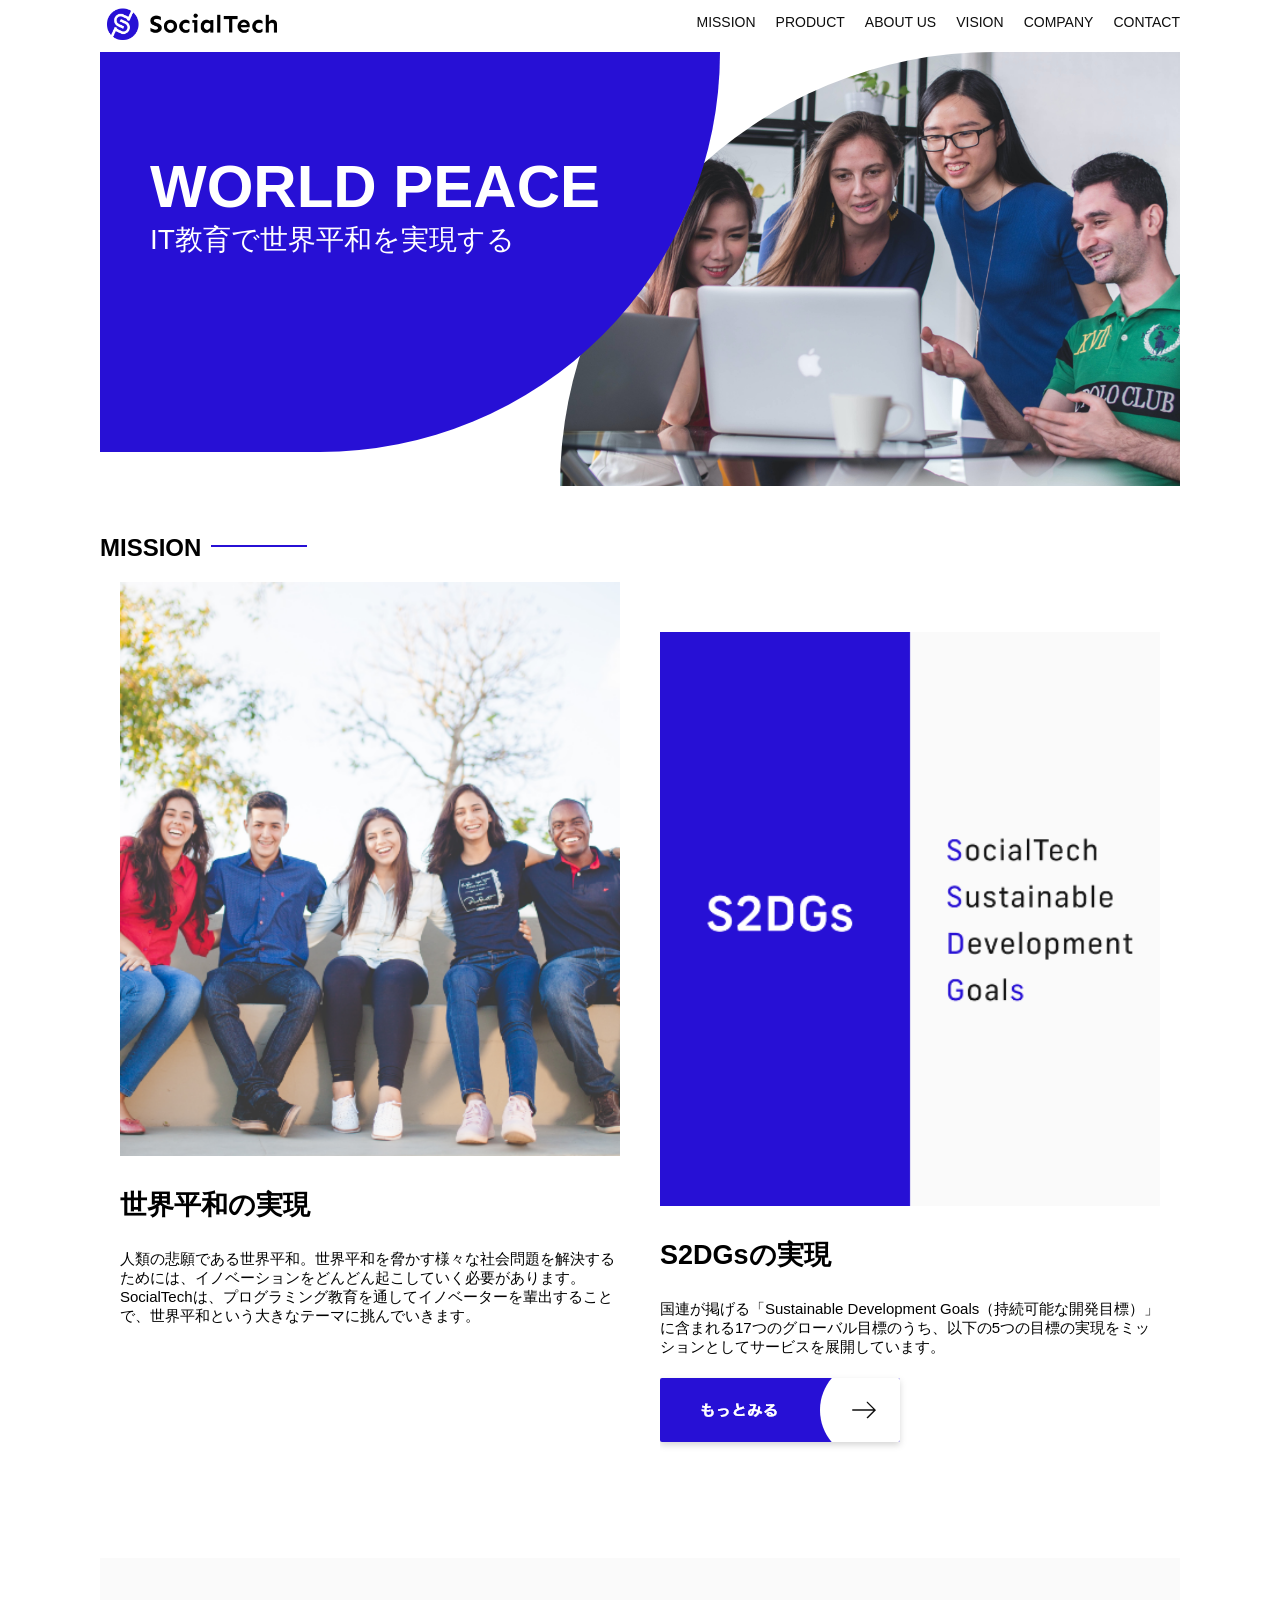
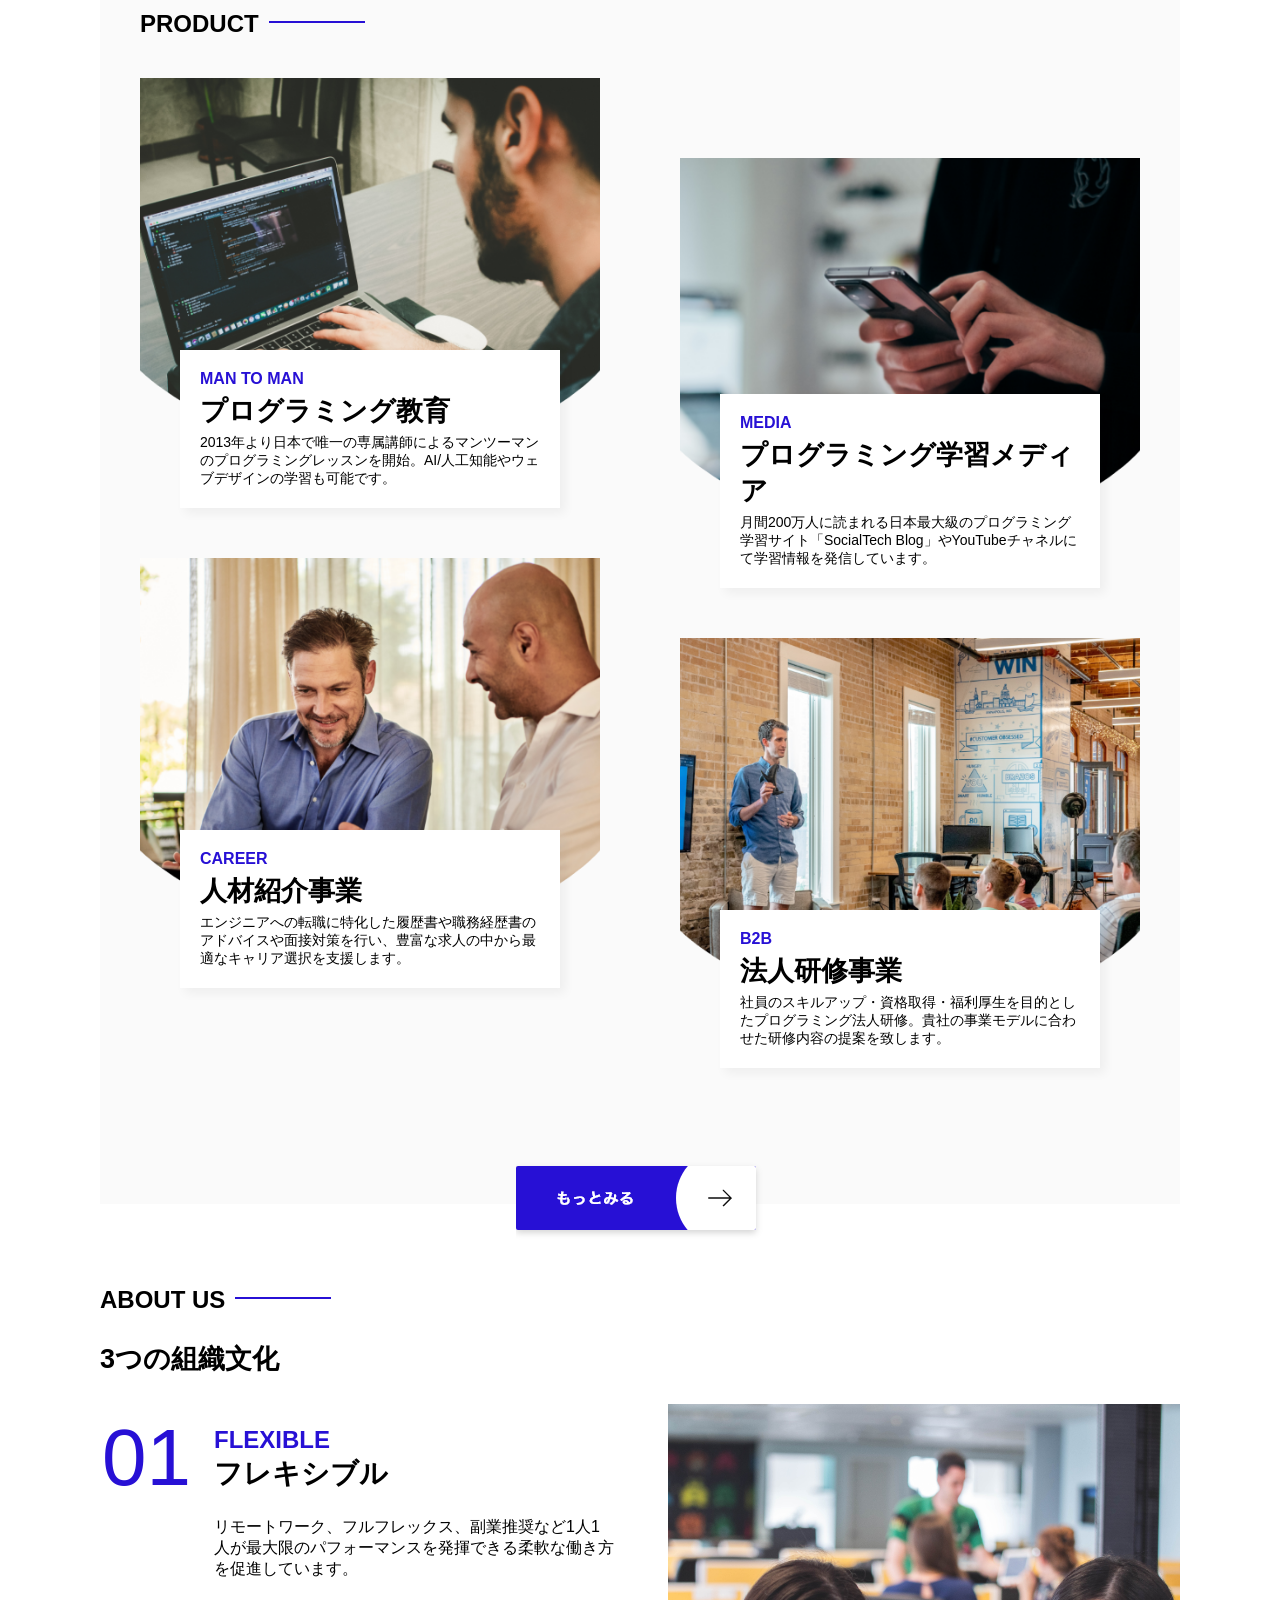
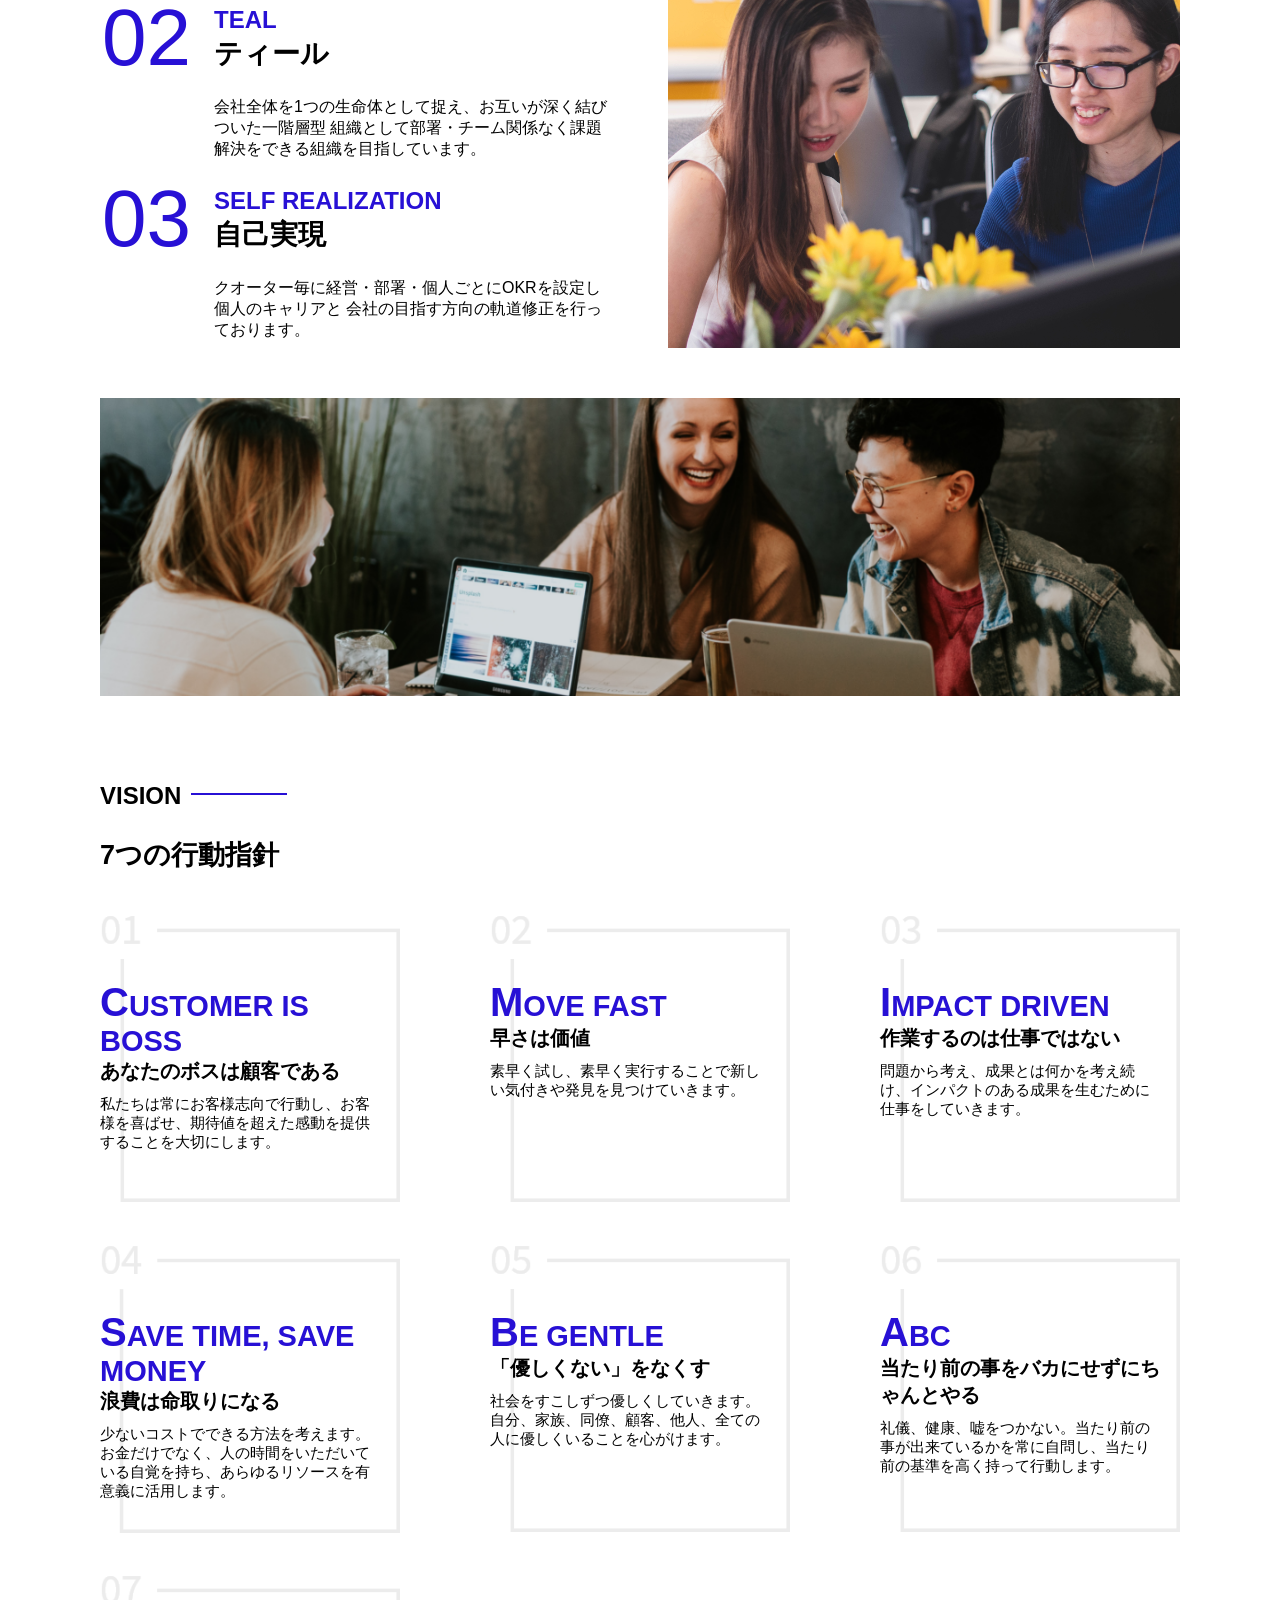
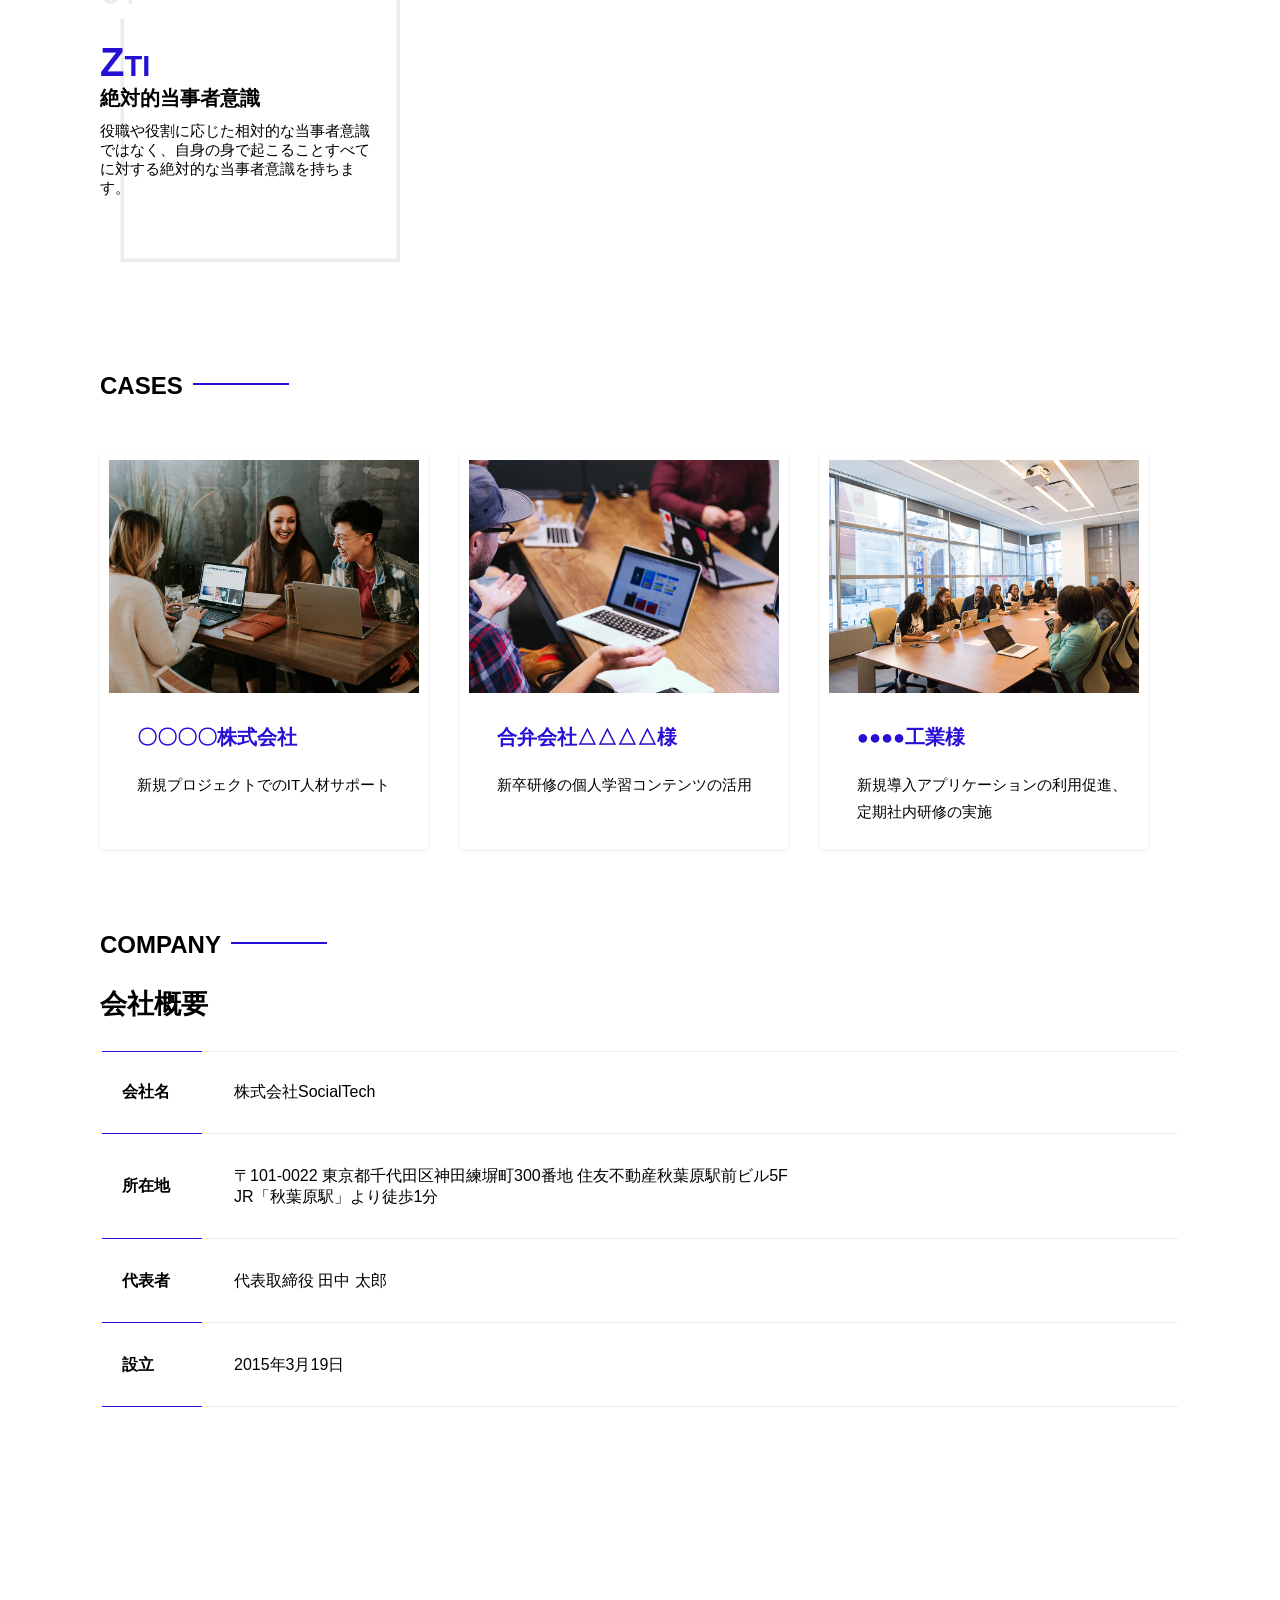
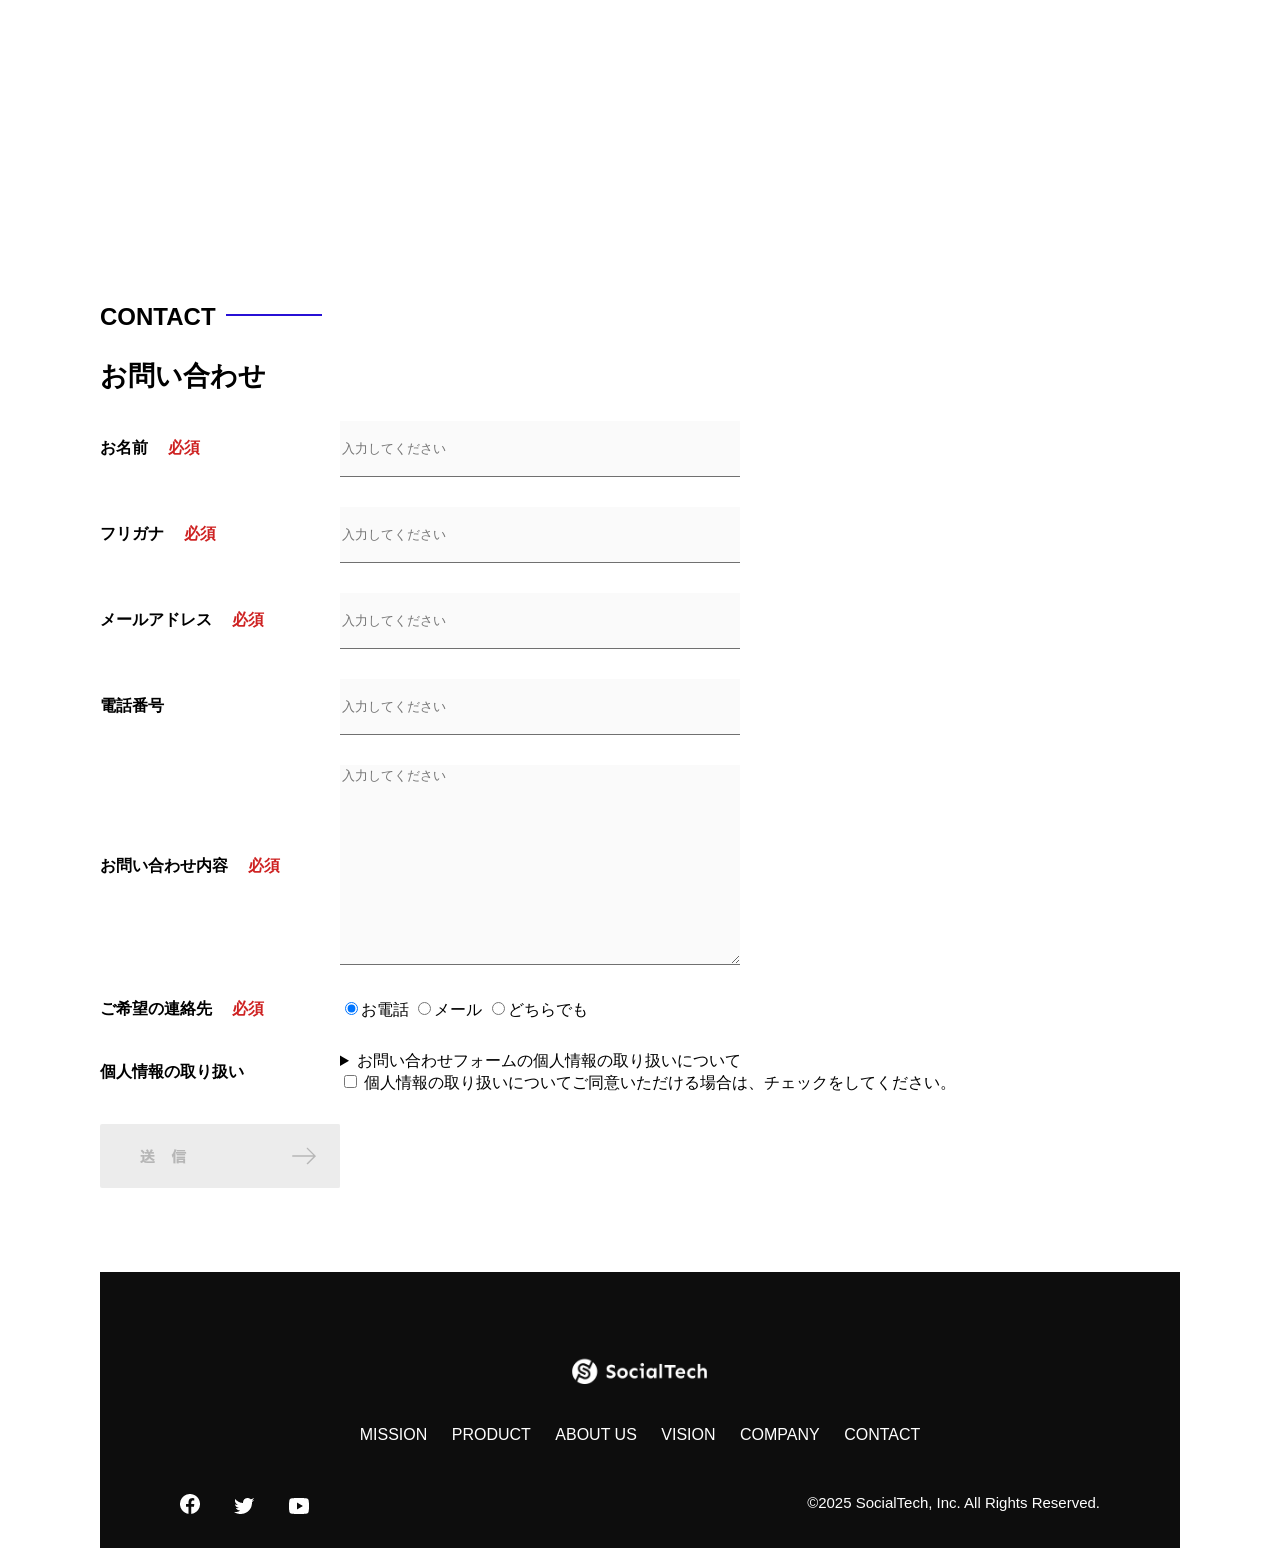
<file: kadai_012/index.html>
<!DOCTYPE html>
<html>
  <head>
    <title>SocialTech</title>
    <meta charset="utf-8">
    <meta name="description" content="SocialTechはEdTech業界のリーディングカンパニーを目指します。">
    <meta name="viewport" content="width=device-width, initial-scale=1.0">
    <link rel="stylesheet" href="style.css">
  </head>

  <body>
    <!-- ヘッダー -->
    <header>
      <!-- ロゴ -->
      <a href="index.html" id="logo">
        <img src="images/logo.png" alt="トップページに戻る">
      </a>

      <!-- PC用ナビゲーション -->
      <nav id="nav-pc">
        <ul>
          <li><a href="mission.html">MISSION</a></li>
          <li><a href="product.html">PRODUCT</a></li>
          <li><a href="index.html#aboutus">ABOUT US</a></li>
          <li><a href="index.html#vision">VISION</a></li>
          <li><a href="index.html#company">COMPANY</a></li>
          <li><a href="index.html#contact">CONTACT</a></li>
        </ul>
      </nav>

      <!-- スマホ用メニューボタン -->
      <button id="menu-sp" onclick="document.getElementById('nav-sp').style.display = 'block'">
        <img src="images/button-menu.png" alt="ナビゲーションを開く">
      </button>

      <!-- スマホ用ナビゲーション -->
      <div id="nav-sp">
        <button id="close" onclick="document.getElementById('nav-sp').style.display = 'none'">
          <img src="images/button-close.png" alt="ナビゲーションを閉じる">
        </button>

        <nav>
          <ul>
            <li>
              <a id="logo-sp" href="index.html" onclick="document.getElementById('nav-sp').style.display = 'none'"><img src="images/logo-sp.png" alt="トップページに戻る"></a>
            </li>
            <li><a class="menu" href="mission.html" onclick="document.getElementById('nav-sp').style.display = 'none'">MISSION</a></li>
            <li><a class="menu" href="product.html" onclick="document.getElementById('nav-sp').style.display = 'none'">PRODUCT</a></li>
            <li><a class="menu" href="index.html#aboutus" onclick="document.getElementById('nav-sp').style.display = 'none'">ABOUT US</a></li>
            <li><a class="menu" href="index.html#vision" onclick="document.getElementById('nav-sp').style.display = 'none'">VISION</a></li>
            <li><a class="menu" href="index.html#company" onclick="document.getElementById('nav-sp').style.display = 'none'">COMPANY</a></li>
            <li><a class="menu" href="index.html#contact" onclick="document.getElementById('nav-sp').style.display = 'none'">CONTACT</a></li>
          </ul>
        </nav>
        <div id="sns">
          <a href="https://www.facebook.com/sejuku2013">
            <img src="images/button-facebook.png" alt="Facebookのリンク">
          </a>
          <a href="https://twitter.com/samuraijuku">
            <img src="images/button-twitter.png" alt="Twitterのリンク">
          </a>
          <a href="https://www.youtube.com/channel/UCCFOQO5aDK0xXam4cUQXT8g">
            <img src="images/button-youtube.png" alt="YouTubeのリンク">
          </a>
        </div>
      </div>
    </header>

    <main>
      <article>
        <!-- メインビジュアル -->
        <section id="main-visual">
          <div id="main-message">
            <h1>WORLD PEACE</h1>
            <p>IT教育で世界平和を実現する</p>
          </div>
          <img src="images/index/index-main.png" alt="PCの周りに集まる多国籍の仲間たち">
        </section>

        <!-- ミッション -->
        <section id="mission">
          <h2 class="index-h2">MISSION</h2>
          <div id="mission-flex">
            <div>
              <img id="mission-photo" src="images/index/index-mission.png" alt="屋外のベンチで写真を撮影する多国籍の仲間たち">
              <h3>世界平和の実現</h3>
              <p>人類の悲願である世界平和。世界平和を脅かす様々な社会問題を解決するためには、イノベーションをどんどん起こしていく必要があります。SocialTechは、プログラミング教育を通してイノベーターを輩出することで、世界平和という大きなテーマに挑んでいきます。</p>
            </div>
            <div>
              <img id="s2dgs" src="images/index/s2dgs.png" alt="S2DGs">
              <h3>S2DGsの実現</h3>
              <p>国連が掲げる「Sustainable Development Goals（持続可能な開発目標）」に含まれる17つのグローバル目標のうち、以下の5つの目標の実現をミッションとしてサービスを展開しています。</p>
              <a href="mission.html">
                <img src="images/button-more.png" alt="もっとみる">
              </a>
            </div>
          </div>
        </section>

        <!-- プロダクト -->
        <section id="product">
          <h2 class="index-h2">PRODUCT</h2>
          <div class="product-flex">
            <div id="product-left">
              <div>
                <img class="product-photo" src="images/index/index-mantoman.png" alt="PCでコードを書く男性">
                <div class="product-explain">
                  <span>MAN TO MAN</span>
                  <h3>プログラミング教育</h3>
                  <p>2013年より日本で唯一の専属講師によるマンツーマンのプログラミングレッスンを開始。AI/人工知能やウェブデザインの学習も可能です。</p>
                </div>
              </div>
              <div>
                <img class="product-photo" src="images/index/index-career.png" alt="笑顔で話し合う2人の男性">
                <div class="product-explain">
                  <span>CAREER</span>
                  <h3>人材紹介事業</h3>
                  <p>エンジニアへの転職に特化した履歴書や職務経歴書のアドバイスや面接対策を行い、豊富な求人の中から最適なキャリア選択を支援します。</p>
                </div>
              </div>
            </div>
            <div id="product-right">
              <div>
                <img class="product-photo" src="images/index/index-media.png" alt="スマートフォンを操作する人">
                <div class="product-explain">
                  <span>MEDIA</span>
                  <h3>プログラミング学習メディア</h3>
                  <p>月間200万人に読まれる日本最大級のプログラミング学習サイト「SocialTech Blog」やYouTubeチャネルにて学習情報を発信しています。</p>
                </div>
              </div>
              <div>
                <img class="product-photo" src="images/index/index-b2b.png" alt="講演中の男性とそれを聴く人々">
                <div class="product-explain">
                  <span>B2B</span>
                  <h3>法人研修事業</h3>
                  <p>社員のスキルアップ・資格取得・福利厚生を目的としたプログラミング法人研修。貴社の事業モデルに合わせた研修内容の提案を致します。</p>
                </div>
              </div>
            </div>
          </div>
          <div id="product-more">
            <a href="product.html">
              <img src="images/button-more.png" alt="もっとみる">
            </a>
          </div>
        </section>

        <!-- ABOUT US -->
        <section id="aboutus">
          <h2 class="index-h2">ABOUT US</h2>
          <h3>3つの組織文化</h3>
          <div>
            <table class="culture-table">
              <tr>
                <td class="culture-num">01</td>
                <th><span class="culture-en">FLEXIBLE</span><br>フレキシブル</th>
              </tr>
              <tr>
                <td>
                  <!--空のセル-->
                </td>
                <td class="culture-description">リモートワーク、フルフレックス、副業推奨など1人1人が最大限のパフォーマンスを発揮できる柔軟な働き方を促進しています。</td>
              </tr>
              <tr>
                <td class="culture-num">02</td>
                <th><span class="culture-en">TEAL</span><br>ティール</th>
              </tr>
              <tr>
                <td>
                  <!--空のセル-->
                </td>
                <td class="culture-description">会社全体を1つの生命体として捉え、お互いが深く結びついた一階層型 組織として部署・チーム関係なく課題解決をできる組織を目指しています。</td>
              </tr>
              <tr>
                <td class="culture-num">03</td>
                <th><span class="culture-en">SELF REALIZATION</span><br>自己実現</th>
              </tr>
              <tr>
                <td>
                  <!--空のセル-->
                </td>
                <td class="culture-description">クオーター毎に経営・部署・個人ごとにOKRを設定し個人のキャリアと 会社の目指す方向の軌道修正を行っております。</td>
              </tr>
            </table>
            <img class="culture-img" src="images/index/index-aboutus1.png" alt="笑顔で話し合う2人の女性">
          </div>
          <img class="culture-img2" src="images/index/index-aboutus2.png" alt="笑顔で話し合う3人の男女">
        </section>
        <section id="vision">
          <h2 class="index-h2">VISION</h2>
          <h3>7つの行動指針</h3>
          <div>
            <div class="vision-box">
              <img src="images/index/vision-01.png" alt="01">
              <div>
                <h4>CUSTOMER IS BOSS</h4>
                <h5>あなたのボスは顧客である</h5>
                <p>私たちは常にお客様志向で行動し、お客様を喜ばせ、期待値を超えた感動を提供することを大切にします。</p>
              </div>
            </div>
            <div class="vision-box">
              <img src="images/index/vision-02.png" alt="02">
              <div>
                <h4>MOVE FAST</h4>
                <h5>早さは価値</h5>
                <p>素早く試し、素早く実行することで新しい気付きや発見を見つけていきます。</p>
              </div>
            </div>
            <div class="vision-box">
              <img src="images/index/vision-03.png" alt="03">
              <div>
                <h4>IMPACT DRIVEN</h4>
                <h5>作業するのは仕事ではない</h5>
                <p>問題から考え、成果とは何かを考え続け、インパクトのある成果を生むために仕事をしていきます。</p>
              </div>
            </div>
            <div class="vision-box">
              <img src="images/index//vision-04.png" alt="04">
              <div>
                <h4>SAVE TIME, SAVE MONEY</h4>
                <h5>浪費は命取りになる</h5>
                <p>少ないコストでできる方法を考えます。お金だけでなく、人の時間をいただいている自覚を持ち、あらゆるリソースを有意義に活用します。</p>
              </div>
            </div>
            <div class="vision-box">
              <img src="images/index/vision-05.png" alt="05">
              <div>
                <h4>BE GENTLE</h4>
                <h5>「優しくない」をなくす</h5>
                <p>社会をすこしずつ優しくしていきます。自分、家族、同僚、顧客、他人、全ての人に優しくいることを心がけます。</p>
              </div>
            </div>
            <div class="vision-box">
              <img src="images/index/vision-06.png" alt="06">
              <div>
                <h4>ABC</h4>
                <h5>当たり前の事をバカにせずにちゃんとやる</h5>
                <p>礼儀、健康、嘘をつかない。当たり前の事が出来ているかを常に自問し、当たり前の基準を高く持って行動します。</p>
              </div>
            </div>
            <div class="vision-box">
              <img src="images/index/vision-07.png" alt="07">
              <div>
                <h4>ZTI</h4>
                <h5>絶対的当事者意識</h5>
                <p>役職や役割に応じた相対的な当事者意識ではなく、自身の身で起こることすべてに対する絶対的な当事者意識を持ちます。</p>
              </div>
            </div>
          </div>
        </section>
        <section id="case">
          <h2 class="index-h2">CASES</h2>
            <div class="case-flex">
              <div class="casebox">
                <img class="photocase-container" src="images/index/case-1.png" alt="新規プロジェクトでのIT人材サポート">
                  <h3>〇〇〇〇株式会社</h3>
                  <p>新規プロジェクトでのIT人材サポート</p>
                </div>
                <div class="casebox">
                  <img class="photocase-container" src="images/index/case-2.png" alt="新卒研修の個人学習コンテンツの活用">
                  <h3>合弁会社△△△△様</h3>
                  <p>新卒研修の個人学習コンテンツの活用</p>
              </div>
                <div class="casebox">
                  <img class="photocase-container" src="images/index/case-3.png" alt="新規導入アプリケーションの利用促進、定期社内研修の実施">
                  <h3>●●●●工業様</h3>
                  <p>新規導入アプリケーションの利用促進、定期社内研修の実施</p>    
              </div>
            </div>
        </section>
        <section id="company">
          <h2 class="index-h2">COMPANY</h2>
          <h3>会社概要</h3>
          <table id="company-table">
            <tr>
              <th class="tableheader tableheader-first">会社名</th>
              <td class="cell cell-first">株式会社SocialTech</td>
            </tr>
            <tr>
              <th class="tableheader">所在地</th>
              <td class="cell">〒101-0022 東京都千代田区神田練塀町300番地 住友不動産秋葉原駅前ビル5F<br>JR「秋葉原駅」より徒歩1分</td>
            </tr>
            <tr>
              <th class="tableheader">代表者</th>
              <td class="cell">代表取締役 田中 太郎</td>
            </tr>
            <tr>
              <th class="tableheader">設立</th>
              <td class="cell">2015年3月19日</td>
            </tr>
          </table>
          <iframe src="https://www.google.com/maps/embed?pb=!1m18!1m12!1m3!1d3240.0688551336807!2d139.7720776771055!3d35.69992317258124!2m3!1f0!2f0!3f0!3m2!1i1024!2i768!4f13.1!3m3!1m2!1s0x60188fee13660e23%3A0x77137876edf742ac!2z5L2P5Y-L5LiN5YuV55Sj56eL6JGJ5Y6f6aeF5YmN44OT44Or!5e0!3m2!1sja!2sjp!4v1704858013291!5m2!1sja!2sjp" style="border: 0" allowfullscreen="" loading="lazy"></iframe>
        </section>
        <section id="contact">
          <h2 class="index-h2">CONTACT</h2>
          <h3>お問い合わせ</h3>
          <form>
            <div>
              <div class="contact-heading">
                <label class="contact-label">お名前<span class="contact-span">必須</span></label>
              </div>
              <div>
                <input type="text" name="name" placeholder="入力してください" class="contact-textbox">
              </div>
            </div>
            <div>
              <div class="contact-heading">
                <label class="contact-label">フリガナ<span class="contact-span">必須</span></label>
              </div>
              <div>
                <input type="text" name="hurigana" placeholder="入力してください" class="contact-textbox">
              </div>
            </div>
            <div>
              <div class="contact-heading">
                <label class="contact-label">メールアドレス<span class="contact-span">必須</span></label>
              </div>
              <div>
                <input type="text" name="email" placeholder="入力してください" class="contact-textbox">
              </div>
            </div>
            <div>
              <div class="contact-heading">
                <label class="contact-label">電話番号</label>
              </div>
              <div>
                <input type="text" name="tel" placeholder="入力してください" class="contact-textbox">
              </div>
            </div>
            <div>
              <div class="contact-heading">
                <label class="contact-label">お問い合わせ内容<span class="contact-span">必須</span></label>
              </div>
              <div>
                <textarea class="contact-textarea" placeholder="入力してください" name="message"></textarea>
              </div>
            </div>
            <div>
              <div class="contact-heading">
                <label class="contact-label">ご希望の連絡先<span class="contact-span">必須</span></label>
              </div>
              <div><input class="radiobutton" type="radio" value="tel" name="contact" checked><label>お電話</label> <input class="radiobutton" type="radio" value="mail" name="contact"><label>メール</label> <input class="radiobutton" type="radio" value="both" name="contact"><label>どちらでも</label></div>
            </div>
            <div>
              <div class="contact-heading">
                <label class="contact-label">個人情報の取り扱い</label>
              </div>
              <div>
                <details>
                  <summary>お問い合わせフォームの個人情報の取り扱いについて</summary>
                  <div>
                    <dl>
                      <dt>１．組織の名称又は氏名</dt>
                      <dd>株式会社SocialTech</dd>
                      <dt>２．個人情報保護管理者（若しくはその代理人）の氏名又は職名、所属及び連絡先</dt>
                      <dd>
                        <p>鈴木 一郎 コーポレート部</p>
                        <p>メールアドレス：samurai@example.com</p>
                        <p>TEL：03-1234-5678</p>
                      </dd>
                      <dt>３．個人情報の利用目的</dt>
                      <dd>
                        <ul>
                          <li>・本サービス及び本サービスに関連する情報の提供又はそれらに関する連絡のため</li>
                          <li>・ユーザーの本人確認のため</li>
                          <li>・当社サービスのご案内のため</li>
                          <li>・当社の商品等の広告または宣伝（電子メールによるものを含むものとします。）</li>
                        </ul>
                      </dd>
                      <dt>４．個人情報の取り扱い業務の委託</dt>
                      <dd>個人情報の取扱業務の全部または一部を外部に業務委託する場合があります。その際、弊社は、個人情報を適切に保護できる管理体制を敷き実行していることを条件として委託先を厳選したうえで、機密保持契約を委託先と締結し、お客様の個人情報を厳密に管理させます。</dd>
                      <dt>５．個人情報の開示等の請求</dt>
                      <dd>
                        お客様は、弊社に対してご自身の個人情報の開示等（利用目的の通知、開示、内容の訂正・追加・削除、利用の停止または消去、第三者への提供の停止）に関して、当社問合わせ窓口に申し出ることができます。<br>
                        その際、弊社はお客様ご本人を確認させていただいたうえで、合理的な期間内に対応いたします。<br>
                        なお、個人情報に関する弊社問合わせ先は、次の通りです。
                      </dd>
                      <dd>
                        <p>株式会社SocialTech　個人情報問合せ窓口</p>
                        <p>〒150-0043　東京都千代田区神田練塀町300番地 住友不動産秋葉原駅前ビル5F</p>
                        <p>メールアドレス：samurai@example.com　TEL：03-1234-5678</p>
                      </dd>

                      <dt>６．個人情報を提供されることの任意性について</dt>
                      <dd>お客様がご自身の個人情報を弊社に提供されるか否かは、お客様のご判断によりますが、もしご提供されない場合には、適切なサービスが提供できない場合がありますので予めご了承ください。</dd>
                    </dl>
                  </div>
                </details>
                <input type="checkbox" name="agree">
                <span>個人情報の取り扱いについてご同意いただける場合は、チェックをしてください。</span>
              </div>
            </div>
            <input type="image" src="images/button-submit.png" alt="送信する">
          </form>
        </section>
      </article>
    </main>

    <footer>
      <div id="footer-logo">
        <img src="images/logo-sp.png" alt="SocialTech">
      </div>
      <div id="footer-link">
        <a href="mission.html">MISSION</a>
        <a href="product.html">PRODUCT</a>
        <a href="index.html#aboutus">ABOUT US</a>
        <a href="index.html#vision">VISION</a>
        <a href="index.html#company">COMPANY</a>
        <a href="index.html#contact">CONTACT</a>
      </div>
      <div id="sns-footer">
        <div class="sns-btns">
          <a href="https://www.facebook.com/sejuku2013"><img src="images/button-facebook.png" alt="Facebookのリンク"></a>
          <a href="https://twitter.com/samuraijuku"><img src="images/button-twitter.png" alt="Twitterのリンク"></a>
          <a href="https://www.youtube.com/channel/UCCFOQO5aDK0xXam4cUQXT8g"><img src="images/button-youtube.png" alt="YouTubeのリンク"></a>
        </div>
        <p id="copyright">&copy;2025 SocialTech, Inc. All Rights Reserved.</p>
      </div>
    </footer>

  </body>
</html>
</file>
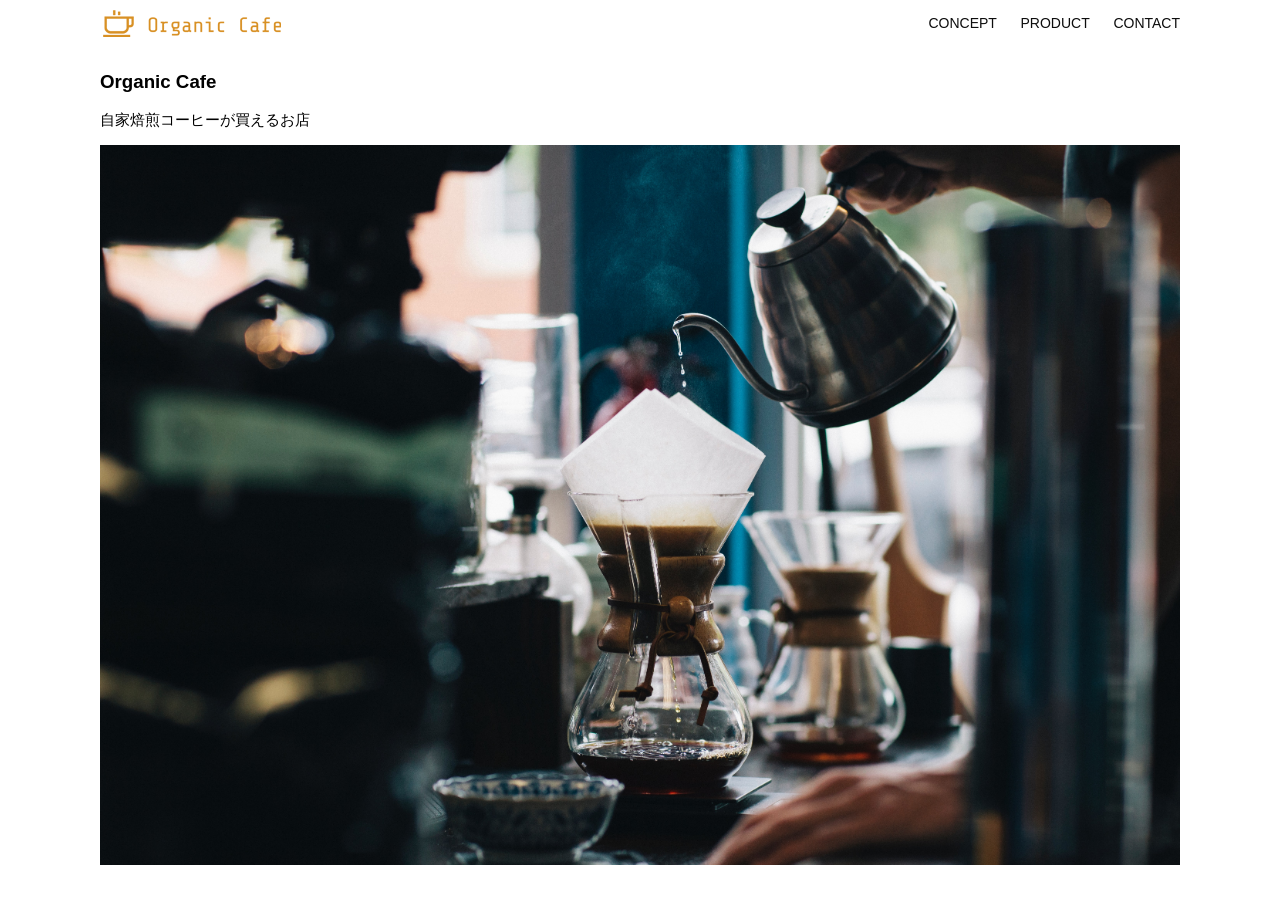
<file: kadai_013/index.html>
<!DOCTYPE html>
<html>
  <head>
    <title>Organic Cafe</title>
    <meta charset="UTF-8" />
    <meta name="description" content="自家焙煎のコーヒーがお家で楽しめるOrganic Cafe"/>
    <meta name="viewport" content="width=device-width, initial-scale=1.0" />
    <link rel="stylesheet" href="style.css" />
  </head>
  <body>
    <header>
      <a href="index.html" id="logo"><img src="images/logo.png" alt="トップページに戻る"/></a>
      <nav id="nav-pc">
        <a href="index.html#concept">CONCEPT</a>
        <a href="index.html#product">PRODUCT</a>
        <a href="index.html#contact">CONTACT</a>
      </nav>
      <img id="menu-sp" src="images/button-menu.png" alt="ナビゲーションを開く" onclick="document.getElementById('nav-sp').style.display = 'block'">
      <nav id="nav-sp">
        <img id="close" src="images/button-close.png" alt="ナビゲーションを閉じる" onclick="document.getElementById('nav-sp').style.display = 'none'">
        <a id="logo-sp" href="index.html" onclick="document.getElementById('nav-sp').style.display = 'none'"><img src="images/logo-sp.png" alt="トップページに戻る"></a>
        <a class="menu" href="index.html#concept" onclick="document.getElementById('nav-sp').style.display = 'none'">CONCEPT</a>
        <a class="menu" href="index.html#product" onclick="document.getElementById('nav-sp').style.display = 'none'">PRODUCT</a>
        <a class="menu" href="index.html#contact" onclick="document.getElementById('nav-sp').style.display = 'none'">CONTACT</a>
      </nav>
    </header>
    <main>
      <article>
        <section id="main-visual">
          <div id="main-message">
            <h1>Organic Cafe</h1>
            <p>自家焙煎コーヒーが買えるお店</p>
          </div>
          <img src="images/main-image.jpg" alt="コーヒーをハンドドリップで淹れる画像"/>
        </section>
      </article>
    </main>
  </body>
</html>
</file>
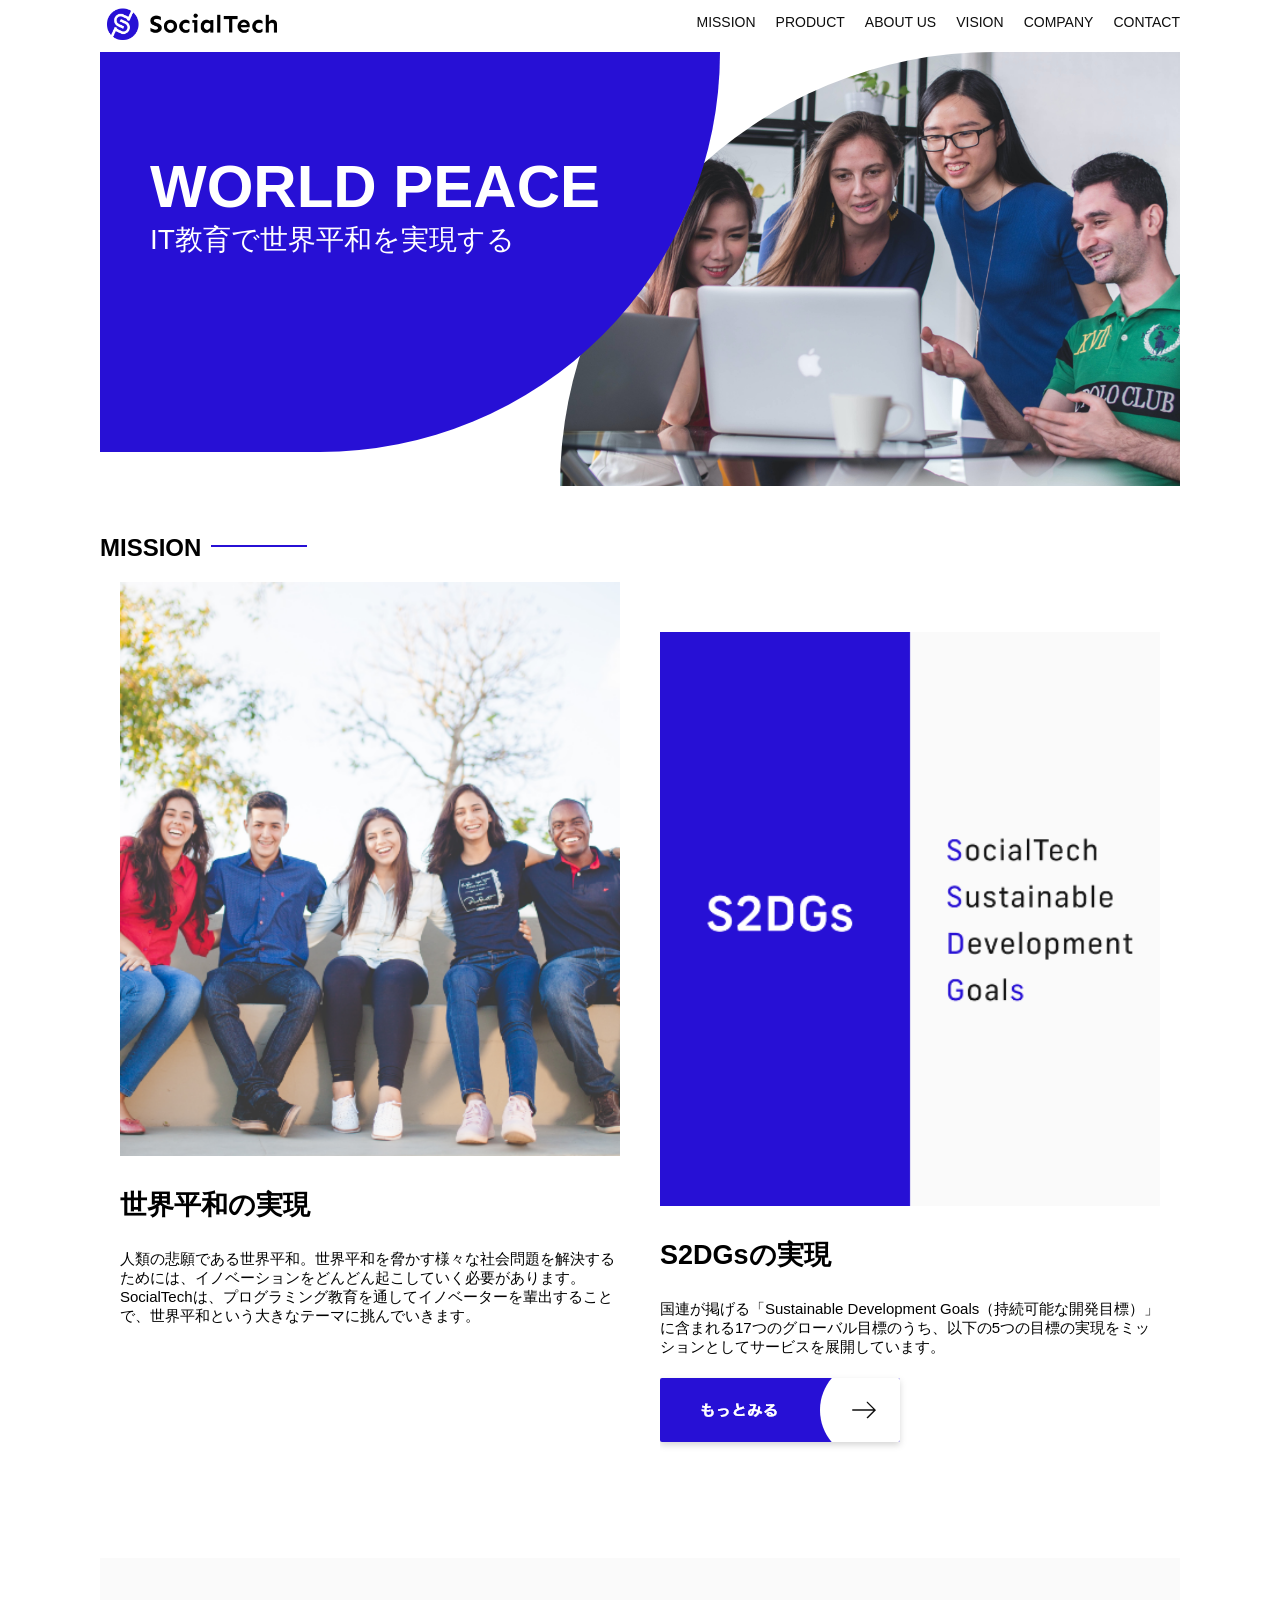
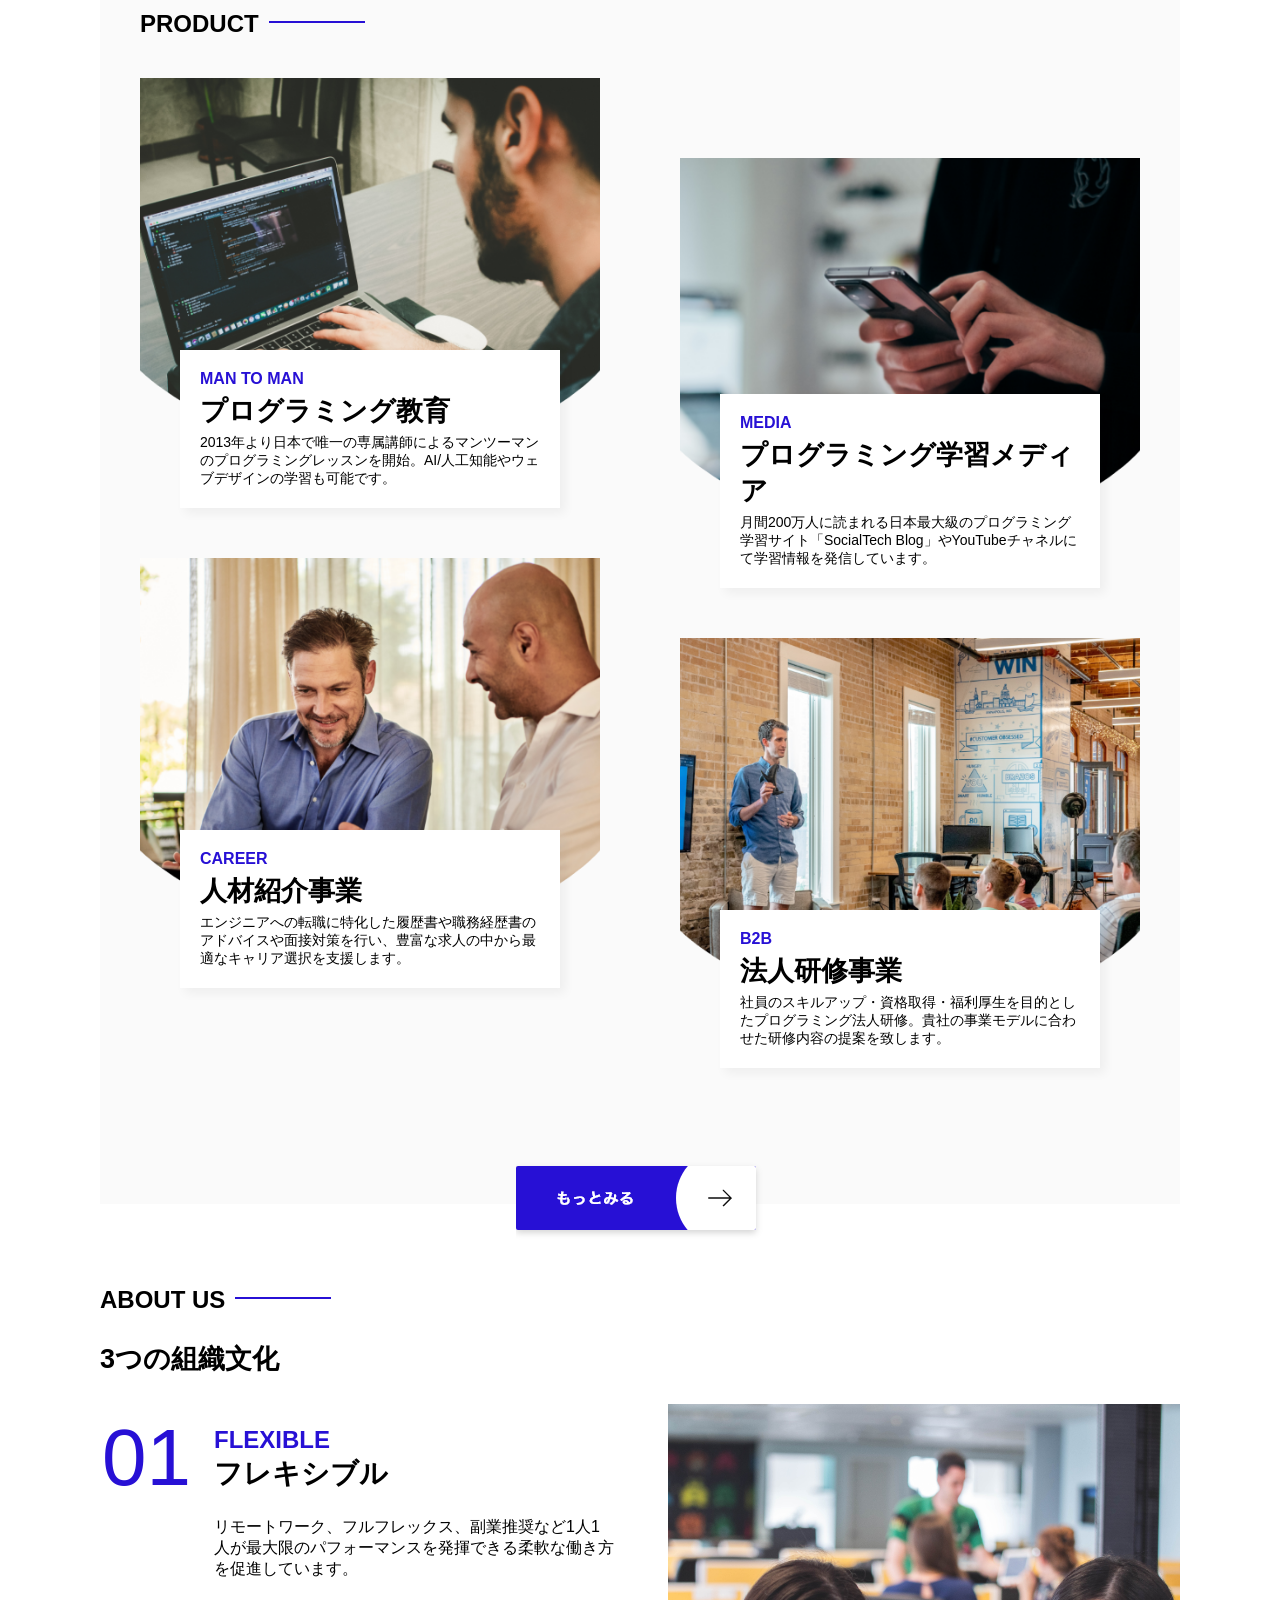
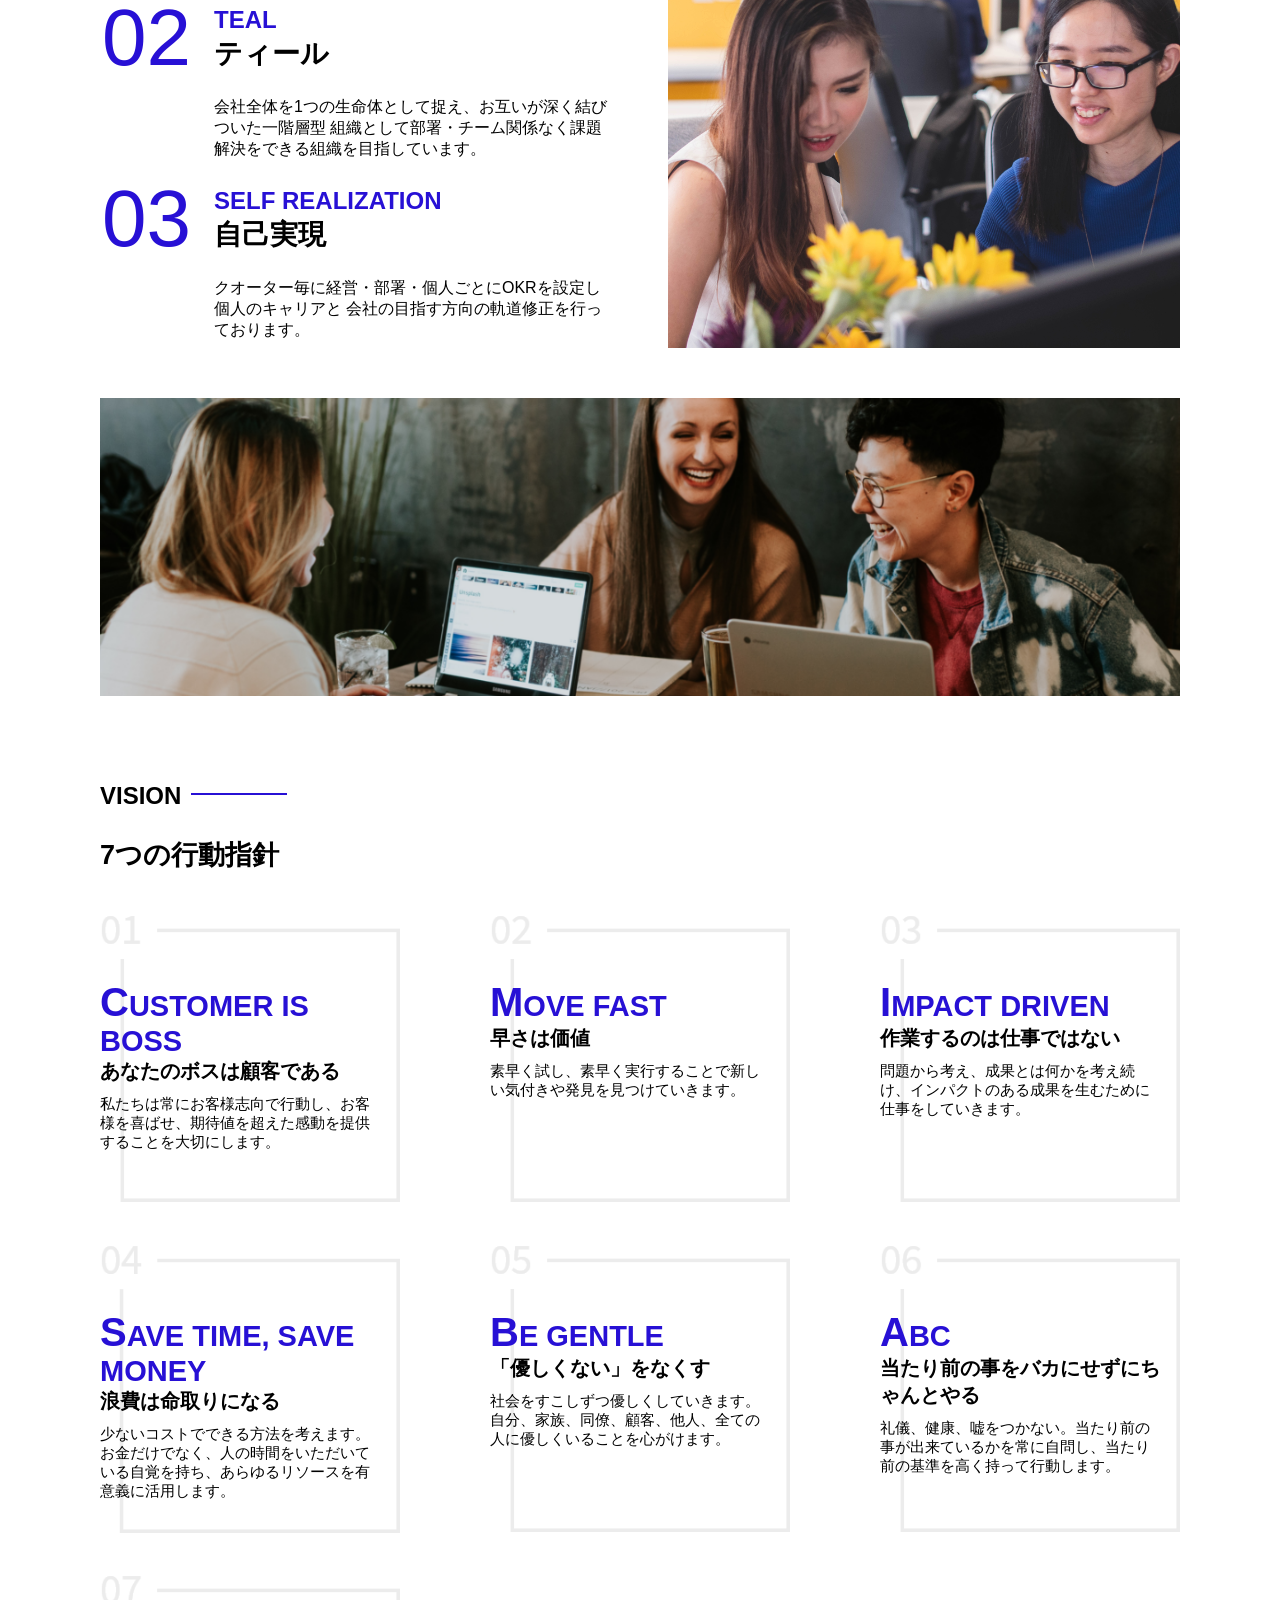
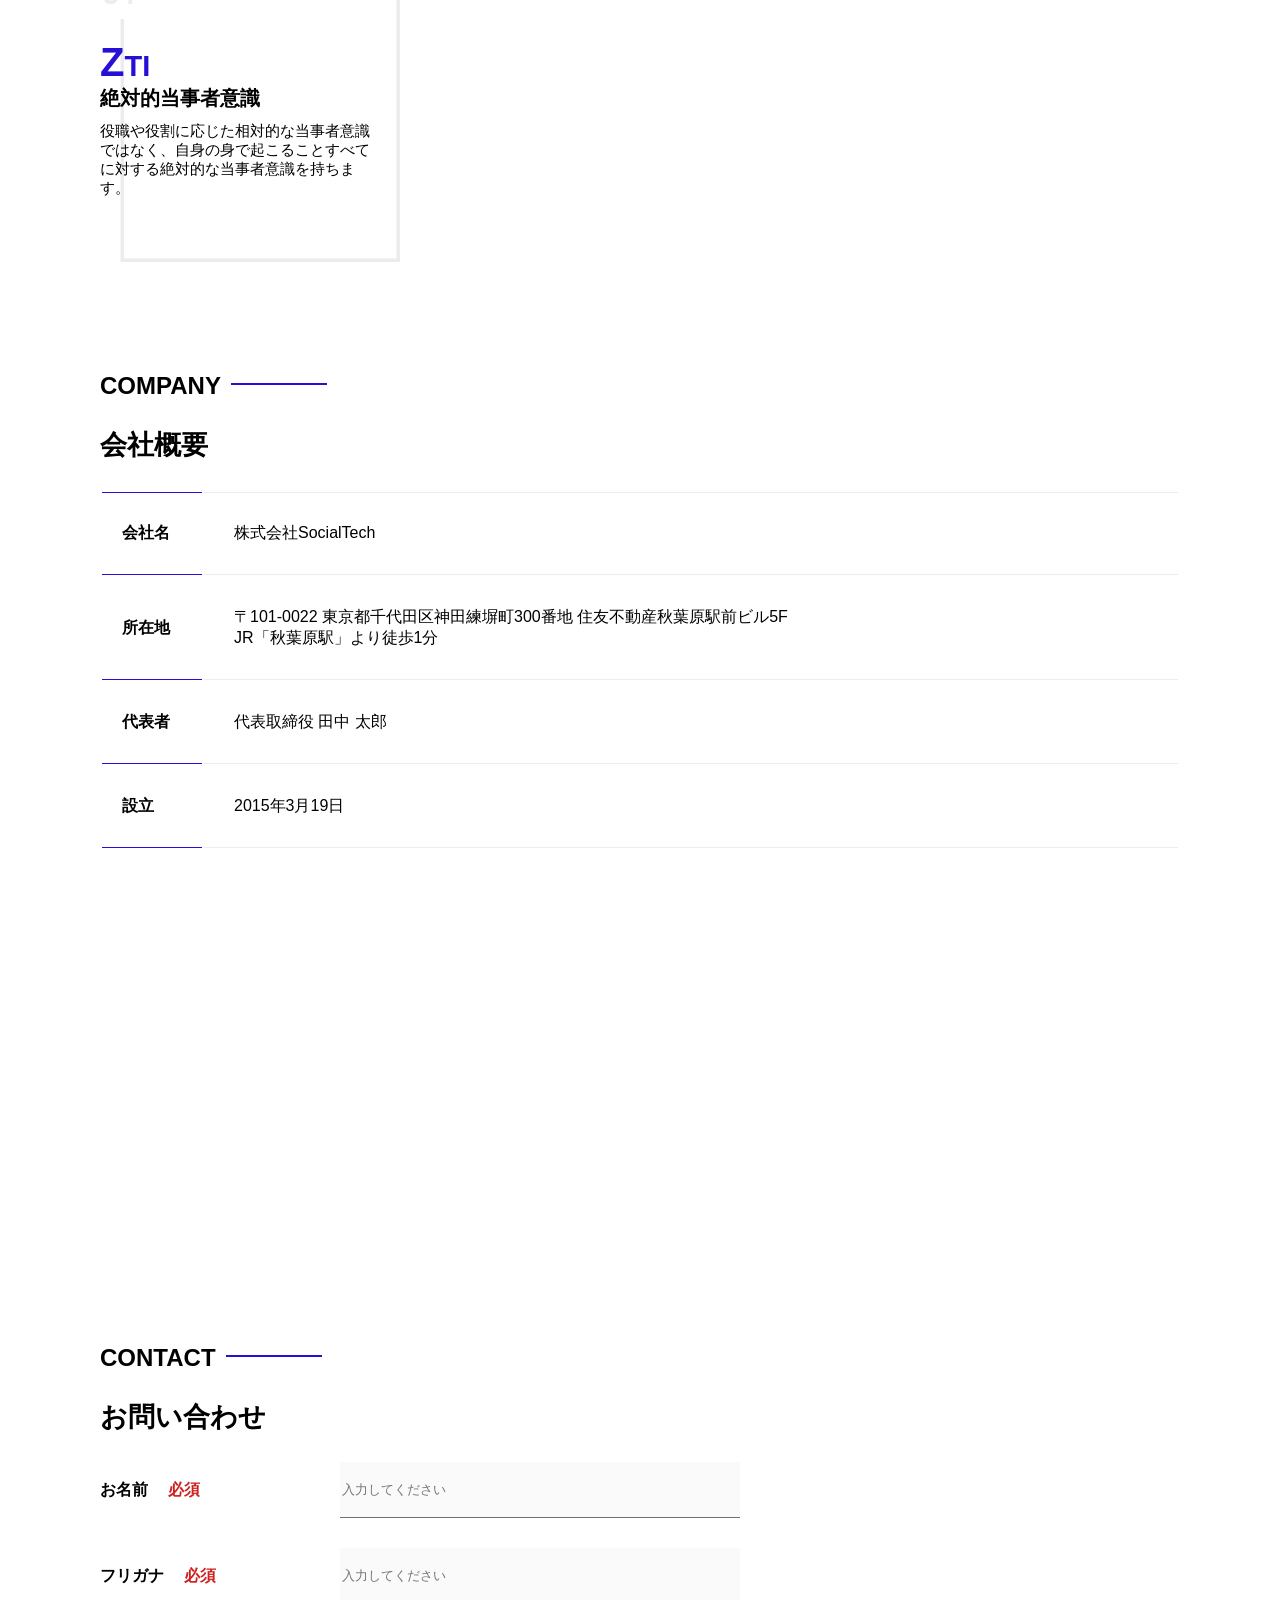
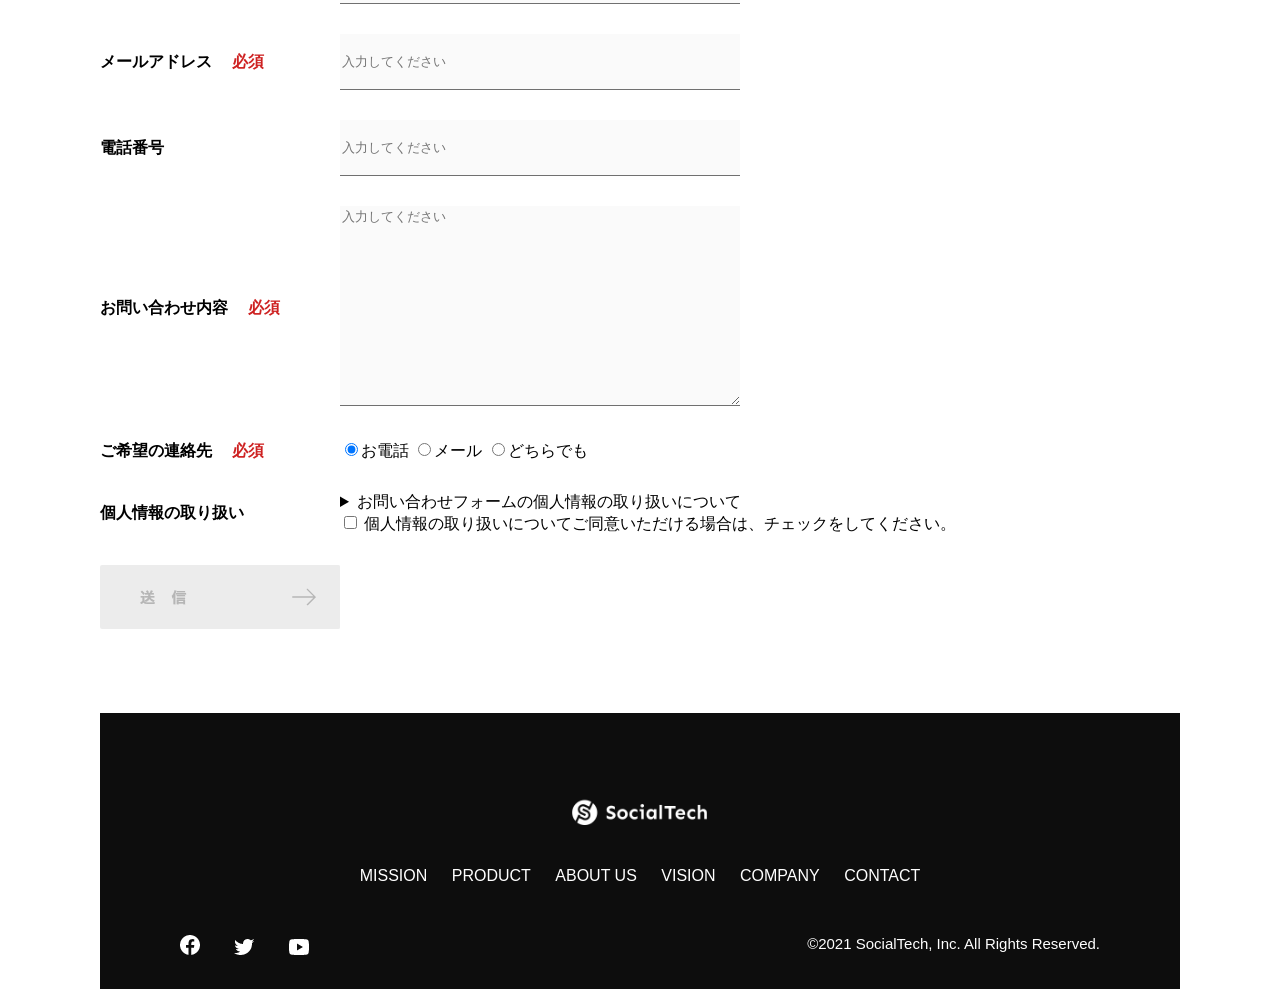
<file: kadai_tutorial_output/index.html>
<!DOCTYPE html>
<html>
  <head>
    <title>SocialTech</title>
    <meta charset="utf-8">
    <meta name="description" content="SocialTechはEdTech業界のリーディングカンパニーを目指します。">
    <meta name="viewport" content="width=device-width, initial-scale=1.0">
    <link rel="stylesheet" href="style.css">
  </head>

  <body>
    <!-- ヘッダー -->
    <header>
      <!-- ロゴ -->
      <a href="index.html" id="logo">
        <img src="images/logo.png" alt="トップページに戻る">
      </a>

      <!-- PC用ナビゲーション -->
      <nav id="nav-pc">
        <ul>
          <li><a href="mission.html">MISSION</a></li>
          <li><a href="product.html">PRODUCT</a></li>
          <li><a href="index.html#aboutus">ABOUT US</a></li>
          <li><a href="index.html#vision">VISION</a></li>
          <li><a href="index.html#company">COMPANY</a></li>
          <li><a href="index.html#contact">CONTACT</a></li>
        </ul>
      </nav>

      <!-- スマホ用メニューボタン -->
      <button id="menu-sp" onclick="document.getElementById('nav-sp').style.display = 'block'">
        <img src="images/button-menu.png" alt="ナビゲーションを開く">
      </button>

      <!-- スマホ用ナビゲーション -->
      <div id="nav-sp">
        <button id="close" onclick="document.getElementById('nav-sp').style.display = 'none'">
          <img src="images/button-close.png" alt="ナビゲーションを閉じる">
        </button>

        <nav>
          <ul>
            <li>
              <a id="logo-sp" href="index.html" onclick="document.getElementById('nav-sp').style.display = 'none'"><img src="images/logo-sp.png" alt="トップページに戻る"></a>
            </li>
            <li><a class="menu" href="mission.html" onclick="document.getElementById('nav-sp').style.display = 'none'">MISSION</a></li>
            <li><a class="menu" href="product.html" onclick="document.getElementById('nav-sp').style.display = 'none'">PRODUCT</a></li>
            <li><a class="menu" href="index.html#aboutus" onclick="document.getElementById('nav-sp').style.display = 'none'">ABOUT US</a></li>
            <li><a class="menu" href="index.html#vision" onclick="document.getElementById('nav-sp').style.display = 'none'">VISION</a></li>
            <li><a class="menu" href="index.html#company" onclick="document.getElementById('nav-sp').style.display = 'none'">COMPANY</a></li>
            <li><a class="menu" href="index.html#contact" onclick="document.getElementById('nav-sp').style.display = 'none'">CONTACT</a></li>
          </ul>
        </nav>
        <div id="sns">
          <a href="https://www.facebook.com/sejuku2013">
            <img src="images/button-facebook.png" alt="Facebookのリンク">
          </a>
          <a href="https://twitter.com/samuraijuku">
            <img src="images/button-twitter.png" alt="Twitterのリンク">
          </a>
          <a href="https://www.youtube.com/channel/UCCFOQO5aDK0xXam4cUQXT8g">
            <img src="images/button-youtube.png" alt="YouTubeのリンク">
          </a>
        </div>
      </div>
    </header>

    <main>
      <article>
        <!-- メインビジュアル -->
        <section id="main-visual">
          <div id="main-message">
            <h1>WORLD PEACE</h1>
            <p>IT教育で世界平和を実現する</p>
          </div>
          <img src="images/index/index-main.png" alt="PCの周りに集まる多国籍の仲間たち">
        </section>

        <!-- ミッション -->
        <section id="mission">
          <h2 class="index-h2">MISSION</h2>
          <div id="mission-flex">
            <div>
              <img id="mission-photo" src="images/index/index-mission.png" alt="屋外のベンチで写真を撮影する多国籍の仲間たち">
              <h3>世界平和の実現</h3>
              <p>人類の悲願である世界平和。世界平和を脅かす様々な社会問題を解決するためには、イノベーションをどんどん起こしていく必要があります。SocialTechは、プログラミング教育を通してイノベーターを輩出することで、世界平和という大きなテーマに挑んでいきます。</p>
            </div>
            <div>
              <img id="s2dgs" src="images/index/s2dgs.png" alt="S2DGs">
              <h3>S2DGsの実現</h3>
              <p>国連が掲げる「Sustainable Development Goals（持続可能な開発目標）」に含まれる17つのグローバル目標のうち、以下の5つの目標の実現をミッションとしてサービスを展開しています。</p>
              <a href="mission.html">
                <img src="images/button-more.png" alt="もっとみる">
              </a>
            </div>
          </div>
        </section>

        <!-- プロダクト -->
        <section id="product">
          <h2 class="index-h2">PRODUCT</h2>
          <div class="product-flex">
            <div id="product-left">
              <div>
                <img class="product-photo" src="images/index/index-mantoman.png" alt="PCでコードを書く男性">
                <div class="product-explain">
                  <span>MAN TO MAN</span>
                  <h3>プログラミング教育</h3>
                  <p>2013年より日本で唯一の専属講師によるマンツーマンのプログラミングレッスンを開始。AI/人工知能やウェブデザインの学習も可能です。</p>
                </div>
              </div>
              <div>
                <img class="product-photo" src="images/index/index-career.png" alt="笑顔で話し合う2人の男性">
                <div class="product-explain">
                  <span>CAREER</span>
                  <h3>人材紹介事業</h3>
                  <p>エンジニアへの転職に特化した履歴書や職務経歴書のアドバイスや面接対策を行い、豊富な求人の中から最適なキャリア選択を支援します。</p>
                </div>
              </div>
            </div>
            <div id="product-right">
              <div>
                <img class="product-photo" src="images/index/index-media.png" alt="スマートフォンを操作する人">
                <div class="product-explain">
                  <span>MEDIA</span>
                  <h3>プログラミング学習メディア</h3>
                  <p>月間200万人に読まれる日本最大級のプログラミング学習サイト「SocialTech Blog」やYouTubeチャネルにて学習情報を発信しています。</p>
                </div>
              </div>
              <div>
                <img class="product-photo" src="images/index/index-b2b.png" alt="講演中の男性とそれを聴く人々">
                <div class="product-explain">
                  <span>B2B</span>
                  <h3>法人研修事業</h3>
                  <p>社員のスキルアップ・資格取得・福利厚生を目的としたプログラミング法人研修。貴社の事業モデルに合わせた研修内容の提案を致します。</p>
                </div>
              </div>
            </div>
          </div>
          <div id="product-more">
            <a href="product.html">
              <img src="images/button-more.png" alt="もっとみる">
            </a>
          </div>
        </section>

        <!-- ABOUT US -->
        <section id="aboutus">
          <h2 class="index-h2">ABOUT US</h2>
          <h3>3つの組織文化</h3>
          <div>
            <table class="culture-table">
              <tr>
                <td class="culture-num">01</td>
                <th><span class="culture-en">FLEXIBLE</span><br>フレキシブル</th>
              </tr>
              <tr>
                <td>
                  <!--空のセル-->
                </td>
                <td class="culture-description">リモートワーク、フルフレックス、副業推奨など1人1人が最大限のパフォーマンスを発揮できる柔軟な働き方を促進しています。</td>
              </tr>
              <tr>
                <td class="culture-num">02</td>
                <th><span class="culture-en">TEAL</span><br>ティール</th>
              </tr>
              <tr>
                <td>
                  <!--空のセル-->
                </td>
                <td class="culture-description">会社全体を1つの生命体として捉え、お互いが深く結びついた一階層型 組織として部署・チーム関係なく課題解決をできる組織を目指しています。</td>
              </tr>
              <tr>
                <td class="culture-num">03</td>
                <th><span class="culture-en">SELF REALIZATION</span><br>自己実現</th>
              </tr>
              <tr>
                <td>
                  <!--空のセル-->
                </td>
                <td class="culture-description">クオーター毎に経営・部署・個人ごとにOKRを設定し個人のキャリアと 会社の目指す方向の軌道修正を行っております。</td>
              </tr>
            </table>
            <img class="culture-img" src="images/index/index-aboutus1.png" alt="笑顔で話し合う2人の女性">
          </div>
          <img class="culture-img2" src="images/index/index-aboutus2.png" alt="笑顔で話し合う3人の男女">
        </section>

        <!-- VISION -->
        <section id="vision">
          <h2 class="index-h2">VISION</h2>
          <h3>7つの行動指針</h3>
          <div>
            <div class="vision-box">
              <img src="images/index/vision-01.png" alt="01">
              <div>
                <h4>CUSTOMER IS BOSS</h4>
                <h5>あなたのボスは顧客である</h5>
                <p>私たちは常にお客様志向で行動し、お客様を喜ばせ、期待値を超えた感動を提供することを大切にします。</p>
              </div>
            </div>
            <div class="vision-box">
              <img src="images/index/vision-02.png" alt="02">
              <div>
                <h4>MOVE FAST</h4>
                <h5>早さは価値</h5>
                <p>素早く試し、素早く実行することで新しい気付きや発見を見つけていきます。</p>
              </div>
            </div>
            <div class="vision-box">
              <img src="images/index/vision-03.png" alt="03">
              <div>
                <h4>IMPACT DRIVEN</h4>
                <h5>作業するのは仕事ではない</h5>
                <p>問題から考え、成果とは何かを考え続け、インパクトのある成果を生むために仕事をしていきます。</p>
              </div>
            </div>
            <div class="vision-box">
              <img src="images/index//vision-04.png" alt="04">
              <div>
                <h4>SAVE TIME, SAVE MONEY</h4>
                <h5>浪費は命取りになる</h5>
                <p>少ないコストでできる方法を考えます。お金だけでなく、人の時間をいただいている自覚を持ち、あらゆるリソースを有意義に活用します。</p>
              </div>
            </div>
            <div class="vision-box">
              <img src="images/index/vision-05.png" alt="05">
              <div>
                <h4>BE GENTLE</h4>
                <h5>「優しくない」をなくす</h5>
                <p>社会をすこしずつ優しくしていきます。自分、家族、同僚、顧客、他人、全ての人に優しくいることを心がけます。</p>
              </div>
            </div>
            <div class="vision-box">
              <img src="images/index/vision-06.png" alt="06">
              <div>
                <h4>ABC</h4>
                <h5>当たり前の事をバカにせずにちゃんとやる</h5>
                <p>礼儀、健康、嘘をつかない。当たり前の事が出来ているかを常に自問し、当たり前の基準を高く持って行動します。</p>
              </div>
            </div>
            <div class="vision-box">
              <img src="images/index/vision-07.png" alt="07">
              <div>
                <h4>ZTI</h4>
                <h5>絶対的当事者意識</h5>
                <p>役職や役割に応じた相対的な当事者意識ではなく、自身の身で起こることすべてに対する絶対的な当事者意識を持ちます。</p>
              </div>
            </div>
          </div>
        </section>

        <!-- COMPANY -->
        <section id="company">
          <h2 class="index-h2">COMPANY</h2>
          <h3>会社概要</h3>
          <table id="company-table">
            <tr>
              <th class="tableheader tableheader-first">会社名</th>
              <td class="cell cell-first">株式会社SocialTech</td>
            </tr>
            <tr>
              <th class="tableheader">所在地</th>
              <td class="cell">〒101-0022 東京都千代田区神田練塀町300番地 住友不動産秋葉原駅前ビル5F<br>JR「秋葉原駅」より徒歩1分</td>
            </tr>
            <tr>
              <th class="tableheader">代表者</th>
              <td class="cell">代表取締役 田中 太郎</td>
            </tr>
            <tr>
              <th class="tableheader">設立</th>
              <td class="cell">2015年3月19日</td>
            </tr>
          </table>
          <iframe src="https://www.google.com/maps/embed?pb=!1m18!1m12!1m3!1d3240.0688551336807!2d139.7720776771055!3d35.69992317258124!2m3!1f0!2f0!3f0!3m2!1i1024!2i768!4f13.1!3m3!1m2!1s0x60188fee13660e23%3A0x77137876edf742ac!2z5L2P5Y-L5LiN5YuV55Sj56eL6JGJ5Y6f6aeF5YmN44OT44Or!5e0!3m2!1sja!2sjp!4v1704858013291!5m2!1sja!2sjp" style="border: 0" allowfullscreen="" loading="lazy"></iframe>
        </section>

        <!-- お問い合わせフォーム -->
        <section id="contact">
          <h2 class="index-h2">CONTACT</h2>
          <h3>お問い合わせ</h3>
          <form>
            <div>
              <div class="contact-heading">
                <label class="contact-label">お名前<span class="contact-span">必須</span></label>
              </div>
              <div>
                <input type="text" name="name" placeholder="入力してください" class="contact-textbox">
              </div>
            </div>
            <div>
              <div class="contact-heading">
                <label class="contact-label">フリガナ<span class="contact-span">必須</span></label>
              </div>
              <div>
                <input type="text" name="hurigana" placeholder="入力してください" class="contact-textbox">
              </div>
            </div>
            <div>
              <div class="contact-heading">
                <label class="contact-label">メールアドレス<span class="contact-span">必須</span></label>
              </div>
              <div>
                <input type="text" name="email" placeholder="入力してください" class="contact-textbox">
              </div>
            </div>
            <div>
              <div class="contact-heading">
                <label class="contact-label">電話番号</label>
              </div>
              <div>
                <input type="text" name="tel" placeholder="入力してください" class="contact-textbox">
              </div>
            </div>
            <div>
              <div class="contact-heading">
                <label class="contact-label">お問い合わせ内容<span class="contact-span">必須</span></label>
              </div>
              <div>
                <textarea class="contact-textarea" placeholder="入力してください" name="message"></textarea>
              </div>
            </div>
            <div>
              <div class="contact-heading">
                <label class="contact-label">ご希望の連絡先<span class="contact-span">必須</span></label>
              </div>
              <div><input class="radiobutton" type="radio" value="tel" name="contact" checked><label>お電話</label> <input class="radiobutton" type="radio" value="mail" name="contact"><label>メール</label> <input class="radiobutton" type="radio" value="both" name="contact"><label>どちらでも</label></div>
            </div>
            <div>
              <div class="contact-heading">
                <label class="contact-label">個人情報の取り扱い</label>
              </div>
              <div>
                <details>
                  <summary>お問い合わせフォームの個人情報の取り扱いについて</summary>
                  <div>
                    <dl>
                      <dt>１．組織の名称又は氏名</dt>
                      <dd>株式会社SocialTech</dd>
                      <dt>２．個人情報保護管理者（若しくはその代理人）の氏名又は職名、所属及び連絡先</dt>
                      <dd>
                        <p>鈴木 一郎 コーポレート部</p>
                        <p>メールアドレス：samurai@example.com</p>
                        <p>TEL：03-1234-5678</p>
                      </dd>
                      <dt>３．個人情報の利用目的</dt>
                      <dd>
                        <ul>
                          <li>・本サービス及び本サービスに関連する情報の提供又はそれらに関する連絡のため</li>
                          <li>・ユーザーの本人確認のため</li>
                          <li>・当社サービスのご案内のため</li>
                          <li>・当社の商品等の広告または宣伝（電子メールによるものを含むものとします。）</li>
                        </ul>
                      </dd>
                      <dt>４．個人情報の取り扱い業務の委託</dt>
                      <dd>個人情報の取扱業務の全部または一部を外部に業務委託する場合があります。その際、弊社は、個人情報を適切に保護できる管理体制を敷き実行していることを条件として委託先を厳選したうえで、機密保持契約を委託先と締結し、お客様の個人情報を厳密に管理させます。</dd>
                      <dt>５．個人情報の開示等の請求</dt>
                      <dd>
                        お客様は、弊社に対してご自身の個人情報の開示等（利用目的の通知、開示、内容の訂正・追加・削除、利用の停止または消去、第三者への提供の停止）に関して、当社問合わせ窓口に申し出ることができます。<br>
                        その際、弊社はお客様ご本人を確認させていただいたうえで、合理的な期間内に対応いたします。<br>
                        なお、個人情報に関する弊社問合わせ先は、次の通りです。
                      </dd>
                      <dd>
                        <p>株式会社SocialTech　個人情報問合せ窓口</p>
                        <p>〒150-0043　東京都千代田区神田練塀町300番地 住友不動産秋葉原駅前ビル5F</p>
                        <p>メールアドレス：samurai@example.com　TEL：03-1234-5678</p>
                      </dd>

                      <dt>６．個人情報を提供されることの任意性について</dt>
                      <dd>お客様がご自身の個人情報を弊社に提供されるか否かは、お客様のご判断によりますが、もしご提供されない場合には、適切なサービスが提供できない場合がありますので予めご了承ください。</dd>
                    </dl>
                  </div>
                </details>
                <input type="checkbox" name="agree">
                <span>個人情報の取り扱いについてご同意いただける場合は、チェックをしてください。</span>
              </div>
            </div>
            <input type="image" src="images/button-submit.png" alt="送信する">
          </form>
        </section>
      </article>
    </main>

    <footer>
      <div id="footer-logo">
        <img src="images/logo-sp.png" alt="SocialTech">
      </div>
      <div id="footer-link">
        <a href="mission.html">MISSION</a>
        <a href="product.html">PRODUCT</a>
        <a href="index.html#aboutus">ABOUT US</a>
        <a href="index.html#vision">VISION</a>
        <a href="index.html#company">COMPANY</a>
        <a href="index.html#contact">CONTACT</a>
      </div>
      <div id="sns-footer">
        <div class="sns-btns">
          <a href="https://www.facebook.com/sejuku2013"><img src="images/button-facebook.png" alt="Facebookのリンク"></a>
          <a href="https://twitter.com/samuraijuku"><img src="images/button-twitter.png" alt="Twitterのリンク"></a>
          <a href="https://www.youtube.com/channel/UCCFOQO5aDK0xXam4cUQXT8g"><img src="images/button-youtube.png" alt="YouTubeのリンク"></a>
        </div>
        <p id="copyright">&copy;2021 SocialTech, Inc. All Rights Reserved.</p>
      </div>
    </footer>

  </body>
</html>
</file>
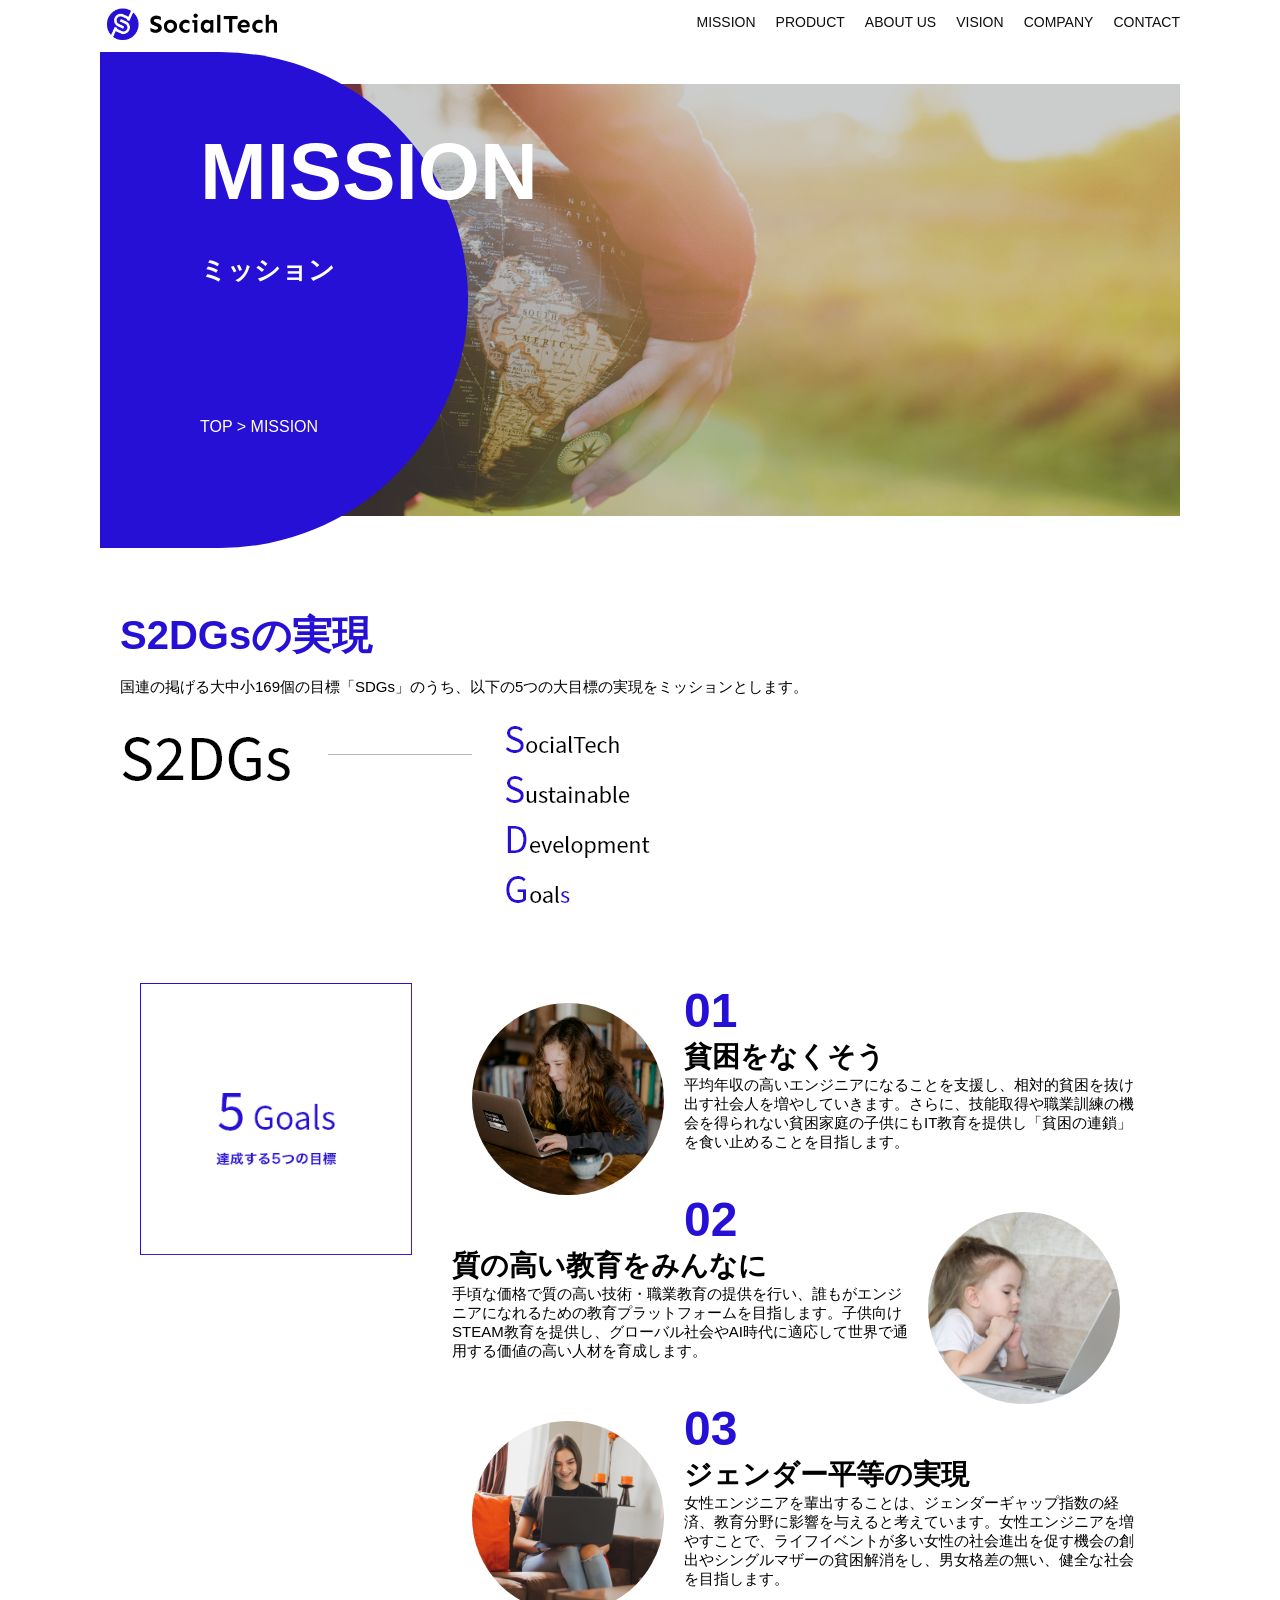
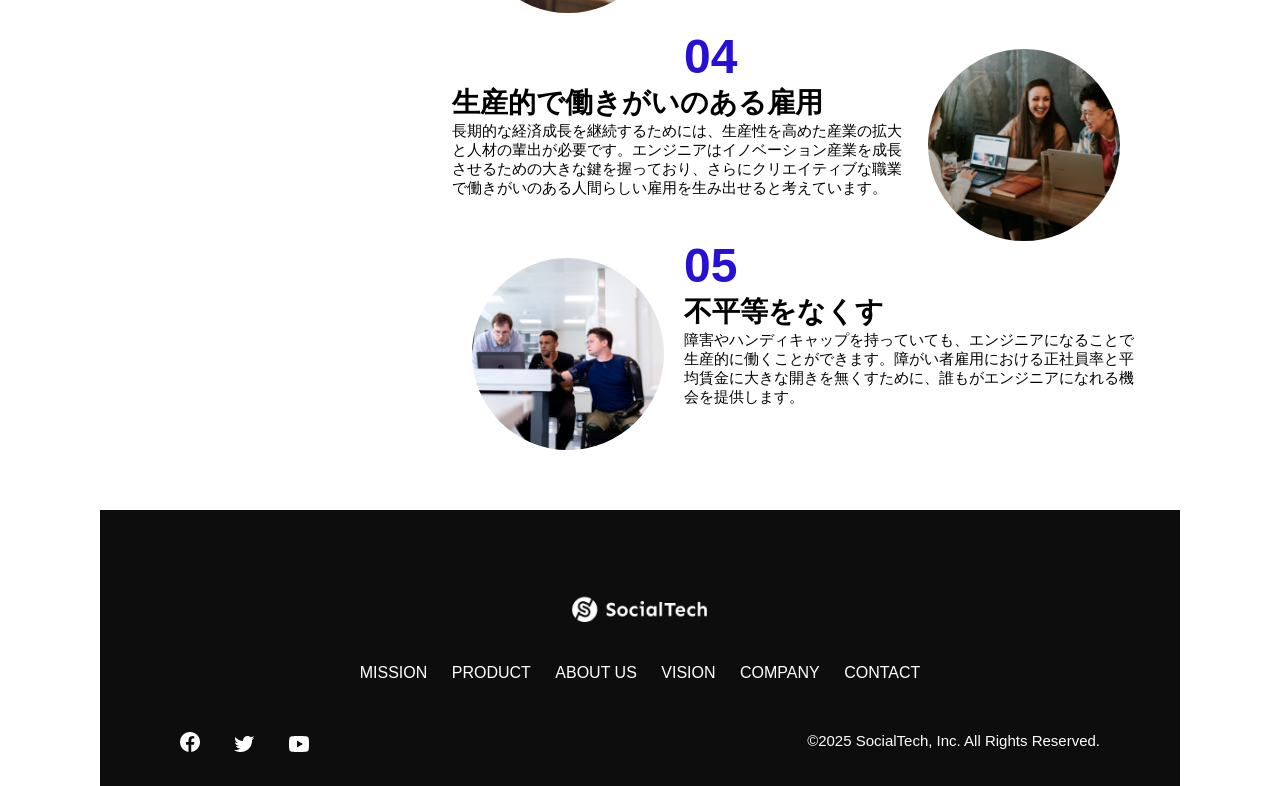
<file: kadai_012/mission.html>
<!DOCTYPE html>
<html>
  <head>
    <title>SocialTech - MISSION ミッション -</title>
    <meta charset="utf-8">
    <meta name="description" content="SocialTechが目指す5つの目標（S2DGs）を紹介します">
    <meta name="viewport" content="width=device-width, initial-scale=1.0">
    <link rel="stylesheet" href="style.css">
  </head>

  <body>
    <header>
      <a href="index.html" id="logo">
        <img src="images/logo.png" alt="トップページに戻る">
      </a>

      <!-- PC用ナビゲーション -->
      <nav id="nav-pc">
        <ul>
          <li><a href="mission.html">MISSION</a></li>
          <li><a href="product.html">PRODUCT</a></li>
          <li><a href="index.html#aboutus">ABOUT US</a></li>
          <li><a href="index.html#vision">VISION</a></li>
          <li><a href="index.html#company">COMPANY</a></li>
          <li><a href="index.html#contact">CONTACT</a></li>
        </ul>
      </nav>

      <!-- スマホ用メニューボタン -->
      <button id="menu-sp" onclick="document.getElementById('nav-sp').style.display = 'block'">
        <img src="images/button-menu.png" alt="ナビゲーションを開く">
      </button>

      <!-- スマホ用ナビゲーション -->
      <div id="nav-sp">
        <button id="close" onclick="document.getElementById('nav-sp').style.display = 'none'">
          <img src="images/button-close.png" alt="ナビゲーションを閉じる">
        </button>

        <nav>
          <ul>
            <li>
              <a id="logo-sp" href="index.html" onclick="document.getElementById('nav-sp').style.display = 'none'"><img src="images/logo-sp.png" alt="トップページに戻る"></a>
            </li>
            <li><a class="menu" href="mission.html" onclick="document.getElementById('nav-sp').style.display = 'none'">MISSION</a></li>
            <li><a class="menu" href="product.html" onclick="document.getElementById('nav-sp').style.display = 'none'">PRODUCT</a></li>
            <li><a class="menu" href="index.html#aboutus" onclick="document.getElementById('nav-sp').style.display = 'none'">ABOUT US</a></li>
            <li><a class="menu" href="index.html#vision" onclick="document.getElementById('nav-sp').style.display = 'none'">VISION</a></li>
            <li><a class="menu" href="index.html#company" onclick="document.getElementById('nav-sp').style.display = 'none'">COMPANY</a></li>
            <li><a class="menu" href="index.html#contact" onclick="document.getElementById('nav-sp').style.display = 'none'">CONTACT</a></li>
          </ul>
        </nav>
        <div id="sns">
          <a href="https://www.facebook.com/sejuku2013">
            <img src="images/button-facebook.png" alt="Facebookのリンク">
          </a>
          <a href="https://twitter.com/samuraijuku">
            <img src="images/button-twitter.png" alt="Twitterのリンク">
          </a>
          <a href="https://www.youtube.com/channel/UCCFOQO5aDK0xXam4cUQXT8g">
            <img src="images/button-youtube.png" alt="YouTubeのリンク">
          </a>
        </div>
      </div>
    </header>

    <main>
      <article>
        <section id="mission-main">
          <div class="mission-main-inner">
            <div id="mission-title">
              <h1>MISSION<br><span>ミッション</span></h1>
              <p>TOP > MISSION</p>
            </div>
          </div>
        </section>

        <section id="mission-s2dgs">
          <h2 class="mission-h2">S2DGsの実現</h2>
          <p>国連の掲げる大中小169個の目標「SDGs」のうち、以下の5つの大目標の実現をミッションとします。</p>
          <img src="images/mission/mission-s2dgs.png" alt="S2DGs">
        </section>

        <section id="mission-five-goals">
          <div class="five-goals-image">
            <img src="images/mission/mission-5goals.png" alt="5Goals">
          </div>
          <div class="five-goals-read">
            <div>
              <img class="fivegoals-image-left" src="images/mission/mission-5goals01.png" alt="PCを操作する女の子">
              <span class="fivegoals-number">01</span>
              <h3 class="fivegoals-h3">貧困をなくそう</h3>
              <p class="fivegoals-p">平均年収の高いエンジニアになることを支援し、相対的貧困を抜け出す社会人を増やしていきます。さらに、技能取得や職業訓練の機会を得られない貧困家庭の子供にもIT教育を提供し「貧困の連鎖」を食い止めることを目指します。</p>
            </div>
            <div>
              <img class="fivegoals-image-right" src="images/mission/mission-5goals02.png" alt="PCを見つめる小さい女の子">
              <span class="fivegoals-number">02</span>
              <h3 class="fivegoals-h3">質の高い教育をみんなに</h3>
              <p class="fivegoals-p">手頃な価格で質の高い技術・職業教育の提供を行い、誰もがエンジニアになれるための教育プラットフォームを目指します。子供向けSTEAM教育を提供し、グローバル社会やAI時代に適応して世界で通用する価値の高い人材を育成します。</p>
            </div>
            <div>
              <img class="fivegoals-image-left" src="images/mission/mission-5goals03.png" alt="PCを操作する女性">

              <span class="fivegoals-number">03</span>
              <h3 class="fivegoals-h3">ジェンダー平等の実現</h3>
              <p class="fivegoals-p">女性エンジニアを輩出することは、ジェンダーギャップ指数の経済、教育分野に影響を与えると考えています。女性エンジニアを増やすことで、ライフイベントが多い女性の社会進出を促す機会の創出やシングルマザーの貧困解消をし、男女格差の無い、健全な社会を目指します。</p>
            </div>
            <div>
              <img class="fivegoals-image-right" src="images/mission/mission-5goals04.png" alt="笑顔で話し合う3人の男女">
              <span class="fivegoals-number">04</span>
              <h3 class="fivegoals-h3">生産的で働きがいのある雇用</h3>
              <p class="fivegoals-p">長期的な経済成長を継続するためには、生産性を高めた産業の拡大と人材の輩出が必要です。エンジニアはイノベーション産業を成長させるための大きな鍵を握っており、さらにクリエイティブな職業で働きがいのある人間らしい雇用を生み出せると考えています。</p>
            </div>
            <div>
              <img class="fivegoals-image-left" src="images/mission/mission-5goals05.png" alt="障害を持つ男性が生き生きと働く様子">
              <span class="fivegoals-number">05</span>
              <h3 class="fivegoals-h3">不平等をなくす</h3>
              <p class="fivegoals-p">障害やハンディキャップを持っていても、エンジニアになることで生産的に働くことができます。障がい者雇用における正社員率と平均賃金に大きな開きを無くすために、誰もがエンジニアになれる機会を提供します。</p>
            </div>
          </div>
        </section>
      </article>
    </main>

    <footer>
      <div id="footer-logo">
        <img src="images/logo-sp.png" alt="SocialTech">
      </div>
      <div id="footer-link">
        <a href="mission.html">MISSION</a>
        <a href="product.html">PRODUCT</a>
        <a href="index.html#aboutus">ABOUT US</a>
        <a href="index.html#vision">VISION</a>
        <a href="index.html#company">COMPANY</a>
        <a href="index.html#contact">CONTACT</a>
      </div>
      <div id="sns-footer">
        <div class="sns-btns">
          <a href="https://www.facebook.com/sejuku2013"><img src="images/button-facebook.png" alt="Facebookのリンク"></a>
          <a href="https://twitter.com/samuraijuku"><img src="images/button-twitter.png" alt="Twitterのリンク"></a>
          <a href="https://www.youtube.com/channel/UCCFOQO5aDK0xXam4cUQXT8g"><img src="images/button-youtube.png" alt="YouTubeのリンク"></a>
        </div>
        <p id="copyright">&copy;2025 SocialTech, Inc. All Rights Reserved.</p>
      </div>
    </footer>

  </body>
</html>
</file>
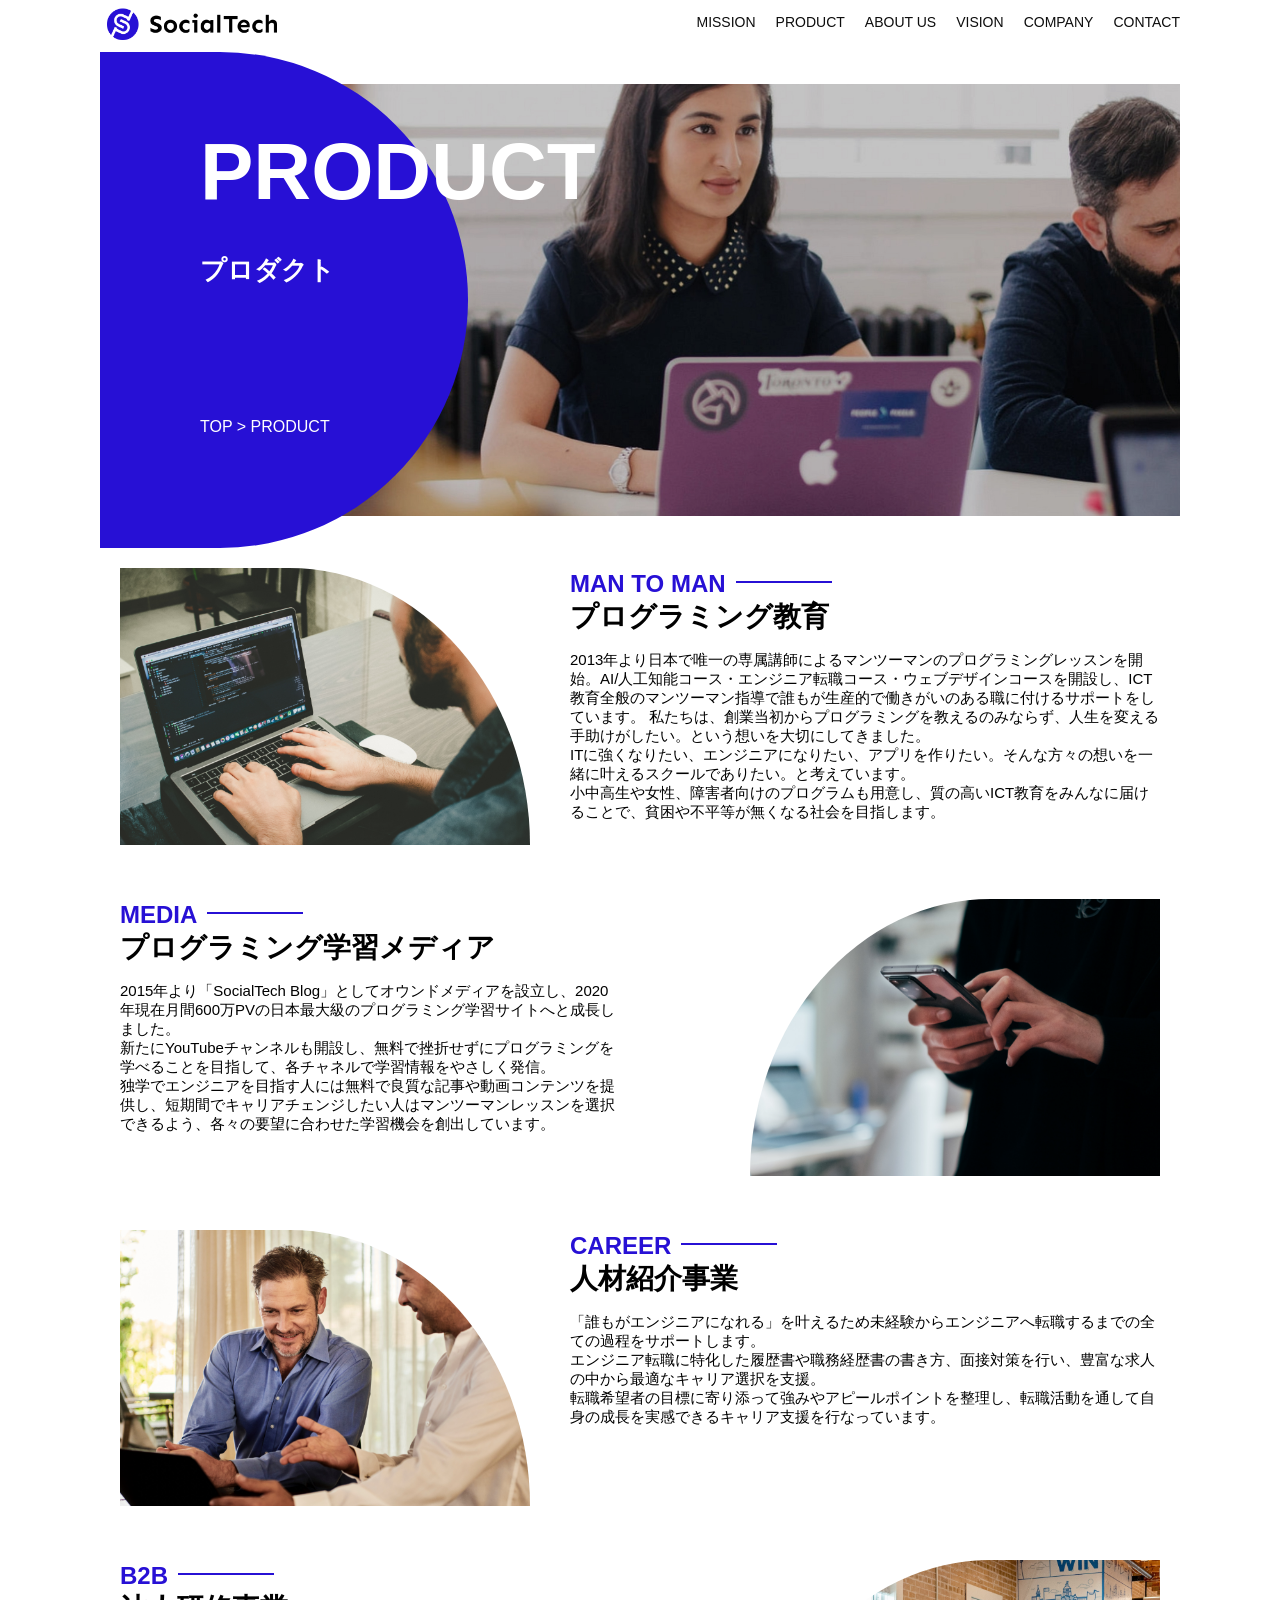
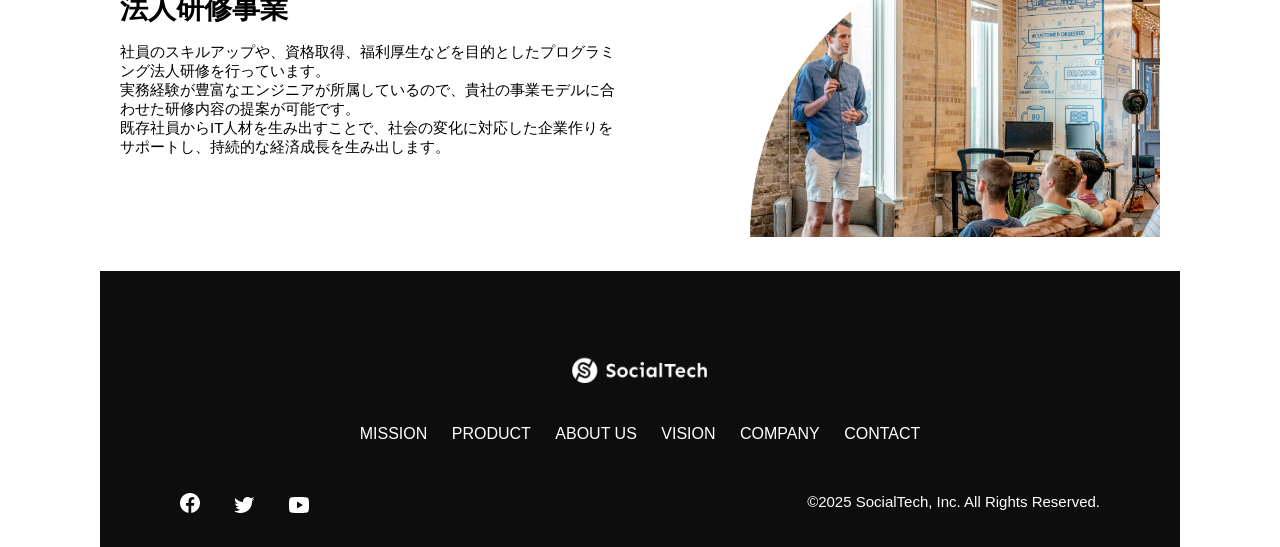
<file: kadai_012/product.html>
<!DOCTYPE html>
<html>
  <head>
    <title>SocialTech -PRODUCT プロダクト-</title>
    <meta charset="utf-8">
    <meta name="description" content="SocialTechの4つのプロダクトを紹介します">
    <meta name="viewport" content="width=device-width, initial-scale=1.0">
    <link rel="stylesheet" href="style.css">
  </head>

  <body>
    <!-- ヘッダー -->
    <header>
      <!-- ロゴ -->
      <a href="index.html" id="logo">
        <img src="images/logo.png" alt="トップページに戻る">
      </a>

      <!-- PC用ナビゲーション -->
      <nav id="nav-pc">
        <ul>
          <li><a href="mission.html">MISSION</a></li>
          <li><a href="product.html">PRODUCT</a></li>
          <li><a href="index.html#aboutus">ABOUT US</a></li>
          <li><a href="index.html#vision">VISION</a></li>
          <li><a href="index.html#company">COMPANY</a></li>
          <li><a href="index.html#contact">CONTACT</a></li>
        </ul>
      </nav>

      <!-- スマホ用メニューボタン -->
      <button id="menu-sp" onclick="document.getElementById('nav-sp').style.display = 'block'">
        <img src="images/button-menu.png" alt="ナビゲーションを開く">
      </button>

      <!-- スマホ用ナビゲーション -->
      <div id="nav-sp">
        <button id="close" onclick="document.getElementById('nav-sp').style.display = 'none'">
          <img src="images/button-close.png" alt="ナビゲーションを閉じる">
        </button>

        <nav>
          <ul>
            <li>
              <a id="logo-sp" href="index.html" onclick="document.getElementById('nav-sp').style.display = 'none'"><img src="images/logo-sp.png" alt="トップページに戻る"></a>
            </li>
            <li><a class="menu" href="mission.html" onclick="document.getElementById('nav-sp').style.display = 'none'">MISSION</a></li>
            <li><a class="menu" href="product.html" onclick="document.getElementById('nav-sp').style.display = 'none'">PRODUCT</a></li>
            <li><a class="menu" href="index.html#aboutus" onclick="document.getElementById('nav-sp').style.display = 'none'">ABOUT US</a></li>
            <li><a class="menu" href="index.html#vision" onclick="document.getElementById('nav-sp').style.display = 'none'">VISION</a></li>
            <li><a class="menu" href="index.html#company" onclick="document.getElementById('nav-sp').style.display = 'none'">COMPANY</a></li>
            <li><a class="menu" href="index.html#contact" onclick="document.getElementById('nav-sp').style.display = 'none'">CONTACT</a></li>
          </ul>
        </nav>
        <div id="sns">
          <a href="https://www.facebook.com/sejuku2013">
            <img src="images/button-facebook.png" alt="Facebookのリンク">
          </a>
          <a href="https://twitter.com/samuraijuku">
            <img src="images/button-twitter.png" alt="Twitterのリンク">
          </a>
          <a href="https://www.youtube.com/channel/UCCFOQO5aDK0xXam4cUQXT8g">
            <img src="images/button-youtube.png" alt="YouTubeのリンク">
          </a>
        </div>
      </div>
    </header>

    <main>
      <article>
        <section id="product-main">
          <div class="product-main-inner">
            <div id="product-title">
              <h1>PRODUCT<br><span>プロダクト</span></h1>
              <p>TOP > PRODUCT</p>
            </div>
          </div>
        </section>

        <section class="product-section product-section-left">
          <div class="product-section-img">
            <img src="images/product/product-mantoman.png" alt="PCでコードを書く男性">
          </div>
          <div class="product-read">
            <h2 class="product-h2">MAN TO MAN</h2>
            <h3 class="product-h3">プログラミング教育</h3>
            <p>
              2013年より日本で唯一の専属講師によるマンツーマンのプログラミングレッスンを開始。AI/人工知能コース・エンジニア転職コース・ウェブデザインコースを開設し、ICT教育全般のマンツーマン指導で誰もが生産的で働きがいのある職に付けるサポートをしています。 私たちは、創業当初からプログラミングを教えるのみならず、人生を変える手助けがしたい。という想いを大切にしてきました。<br>ITに強くなりたい、エンジニアになりたい、アプリを作りたい。そんな方々の想いを一緒に叶えるスクールでありたい。と考えています。<br>小中高生や女性、障害者向けのプログラムも用意し、質の高いICT教育をみんなに届けることで、貧困や不平等が無くなる社会を目指します。
            </p>
          </div>
        </section>

        <section class="product-section product-section-right">
          <div class="product-read">
            <h2 class="product-h2">MEDIA</h2>
            <h3 class="product-h3">プログラミング学習メディア</h3>
            <p>2015年より「SocialTech Blog」としてオウンドメディアを設立し、2020年現在月間600万PVの日本最大級のプログラミング学習サイトへと成長しました。<br>新たにYouTubeチャンネルも開設し、無料で挫折せずにプログラミングを学べることを目指して、各チャネルで学習情報をやさしく発信。<br>独学でエンジニアを目指す人には無料で良質な記事や動画コンテンツを提供し、短期間でキャリアチェンジしたい人はマンツーマンレッスンを選択できるよう、各々の要望に合わせた学習機会を創出しています。</p>
          </div>
          <div class="product-section-img">
            <img src="images/product/product-media.png" alt="スマートフォンを操作する人">
          </div>
        </section>

        <section class="product-section product-section-left">
          <div class="product-section-img">
            <img src="images/product/product-career.png" alt="笑顔で話し合う2人の男性">
          </div>
          <div class="product-read">
            <h2 class="product-h2">CAREER</h2>
            <h3 class="product-h3">人材紹介事業</h3>
            <p>「誰もがエンジニアになれる」を叶えるため未経験からエンジニアへ転職するまでの全ての過程をサポートします。<br>エンジニア転職に特化した履歴書や職務経歴書の書き方、面接対策を行い、豊富な求人の中から最適なキャリア選択を支援。<br>転職希望者の目標に寄り添って強みやアピールポイントを整理し、転職活動を通して自身の成長を実感できるキャリア支援を行なっています。<br></p>
          </div>
        </section>

        <section class="product-section product-section-right">
          <div class="product-read">
            <h2 class="product-h2">B2B</h2>
            <h3 class="product-h3">法人研修事業</h3>
            <p>社員のスキルアップや、資格取得、福利厚生などを目的としたプログラミング法人研修を行っています。<br>実務経験が豊富なエンジニアが所属しているので、貴社の事業モデルに合わせた研修内容の提案が可能です。<br>既存社員からIT人材を生み出すことで、社会の変化に対応した企業作りをサポートし、持続的な経済成長を生み出します。</p>
          </div>
          <div class="product-section-img">
            <img src="images/product/product-b2b.png" alt="講演中の男性とそれを聴く人々">
          </div>
        </section>
      </article>
    </main>

    <footer>
      <div id="footer-logo">
        <img src="images/logo-sp.png" alt="SocialTech">
      </div>
      <div id="footer-link">
        <a href="mission.html">MISSION</a>
        <a href="product.html">PRODUCT</a>
        <a href="index.html#aboutus">ABOUT US</a>
        <a href="index.html#vision">VISION</a>
        <a href="index.html#company">COMPANY</a>
        <a href="index.html#contact">CONTACT</a>
      </div>
      <div id="sns-footer">
        <div class="sns-btns">
          <a href="https://www.facebook.com/sejuku2013"><img src="images/button-facebook.png" alt="Facebookのリンク"></a>
          <a href="https://twitter.com/samuraijuku"><img src="images/button-twitter.png" alt="Twitterのリンク"></a>
          <a href="https://www.youtube.com/channel/UCCFOQO5aDK0xXam4cUQXT8g"><img src="images/button-youtube.png" alt="YouTubeのリンク"></a>
        </div>
        <p id="copyright">&copy;2025 SocialTech, Inc. All Rights Reserved.</p>
      </div>
    </footer>
    
  </body>
</html>
</file>
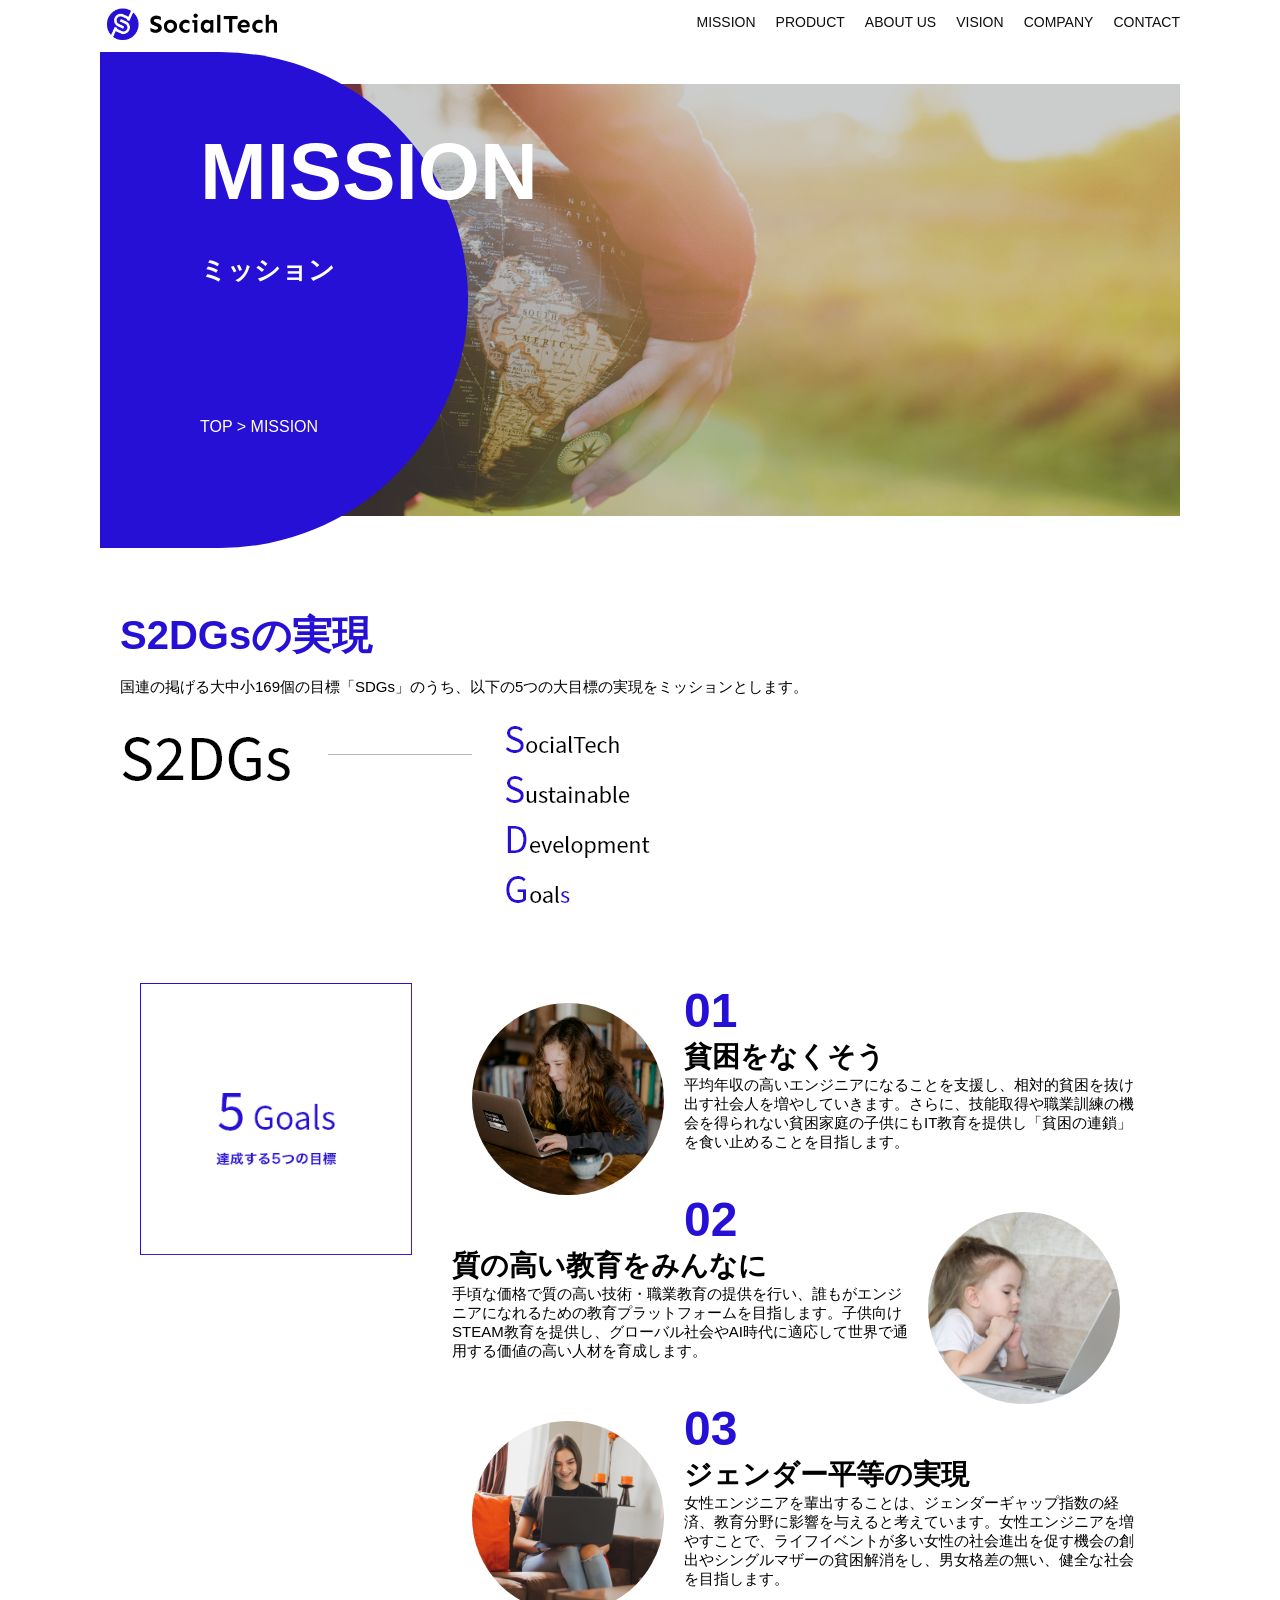
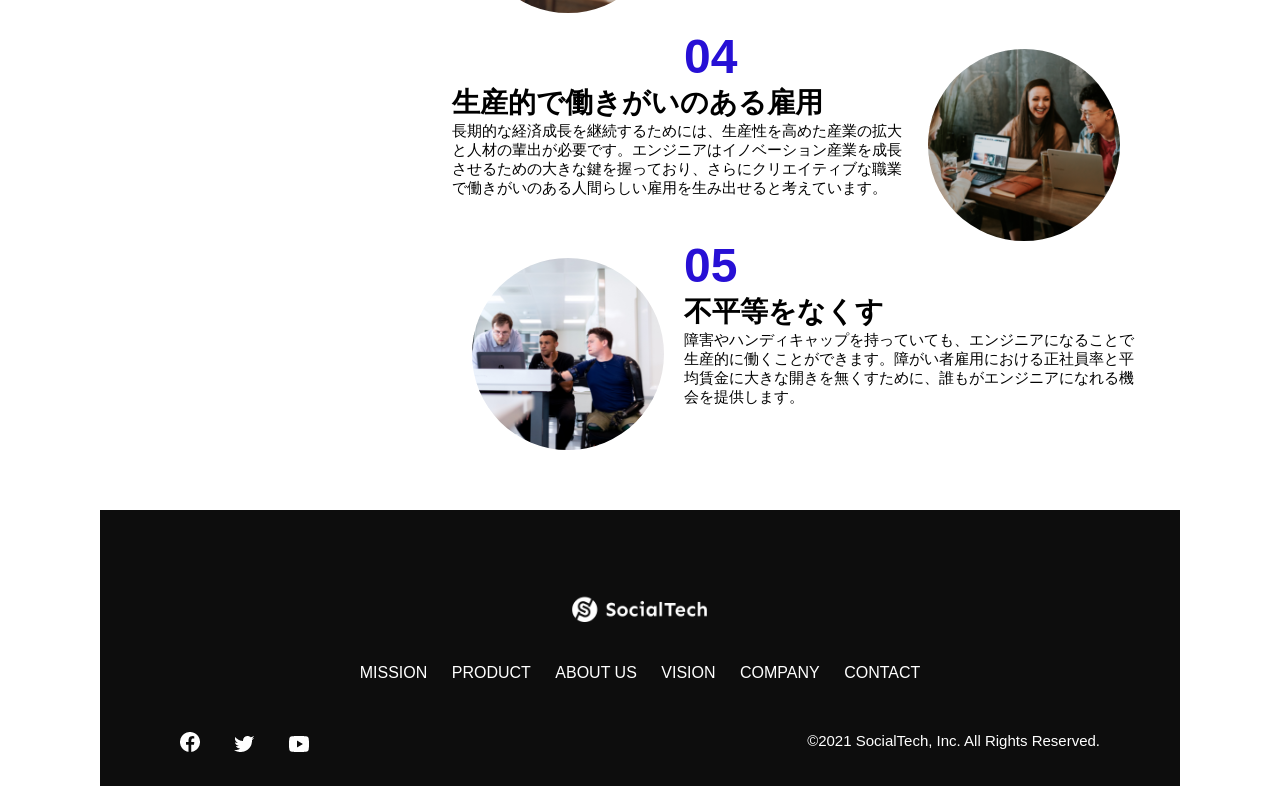
<file: kadai_tutorial_output/mission.html>
<!DOCTYPE html>
<html>
  <head>
    <title>SocialTech - MISSION ミッション -</title>
    <meta charset="utf-8">
    <meta name="description" content="SocialTechが目指す5つの目標（S2DGs）を紹介します">
    <meta name="viewport" content="width=device-width, initial-scale=1.0">
    <link rel="stylesheet" href="style.css">
  </head>

  <body>
    <header>
      <a href="index.html" id="logo">
        <img src="images/logo.png" alt="トップページに戻る">
      </a>

      <!-- PC用ナビゲーション -->
      <nav id="nav-pc">
        <ul>
          <li><a href="mission.html">MISSION</a></li>
          <li><a href="product.html">PRODUCT</a></li>
          <li><a href="index.html#aboutus">ABOUT US</a></li>
          <li><a href="index.html#vision">VISION</a></li>
          <li><a href="index.html#company">COMPANY</a></li>
          <li><a href="index.html#contact">CONTACT</a></li>
        </ul>
      </nav>

      <!-- スマホ用メニューボタン -->
      <button id="menu-sp" onclick="document.getElementById('nav-sp').style.display = 'block'">
        <img src="images/button-menu.png" alt="ナビゲーションを開く">
      </button>

      <!-- スマホ用ナビゲーション -->
      <div id="nav-sp">
        <button id="close" onclick="document.getElementById('nav-sp').style.display = 'none'">
          <img src="images/button-close.png" alt="ナビゲーションを閉じる">
        </button>

        <nav>
          <ul>
            <li>
              <a id="logo-sp" href="index.html" onclick="document.getElementById('nav-sp').style.display = 'none'"><img src="images/logo-sp.png" alt="トップページに戻る"></a>
            </li>
            <li><a class="menu" href="mission.html" onclick="document.getElementById('nav-sp').style.display = 'none'">MISSION</a></li>
            <li><a class="menu" href="product.html" onclick="document.getElementById('nav-sp').style.display = 'none'">PRODUCT</a></li>
            <li><a class="menu" href="index.html#aboutus" onclick="document.getElementById('nav-sp').style.display = 'none'">ABOUT US</a></li>
            <li><a class="menu" href="index.html#vision" onclick="document.getElementById('nav-sp').style.display = 'none'">VISION</a></li>
            <li><a class="menu" href="index.html#company" onclick="document.getElementById('nav-sp').style.display = 'none'">COMPANY</a></li>
            <li><a class="menu" href="index.html#contact" onclick="document.getElementById('nav-sp').style.display = 'none'">CONTACT</a></li>
          </ul>
        </nav>
        <div id="sns">
          <a href="https://www.facebook.com/sejuku2013">
            <img src="images/button-facebook.png" alt="Facebookのリンク">
          </a>
          <a href="https://twitter.com/samuraijuku">
            <img src="images/button-twitter.png" alt="Twitterのリンク">
          </a>
          <a href="https://www.youtube.com/channel/UCCFOQO5aDK0xXam4cUQXT8g">
            <img src="images/button-youtube.png" alt="YouTubeのリンク">
          </a>
        </div>
      </div>
    </header>

    <main>
      <article>
        <section id="mission-main">
          <div class="mission-main-inner">
            <div id="mission-title">
              <h1>MISSION<br><span>ミッション</span></h1>
              <p>TOP > MISSION</p>
            </div>
          </div>
        </section>

        <section id="mission-s2dgs">
          <h2 class="mission-h2">S2DGsの実現</h2>
          <p>国連の掲げる大中小169個の目標「SDGs」のうち、以下の5つの大目標の実現をミッションとします。</p>
          <img src="images/mission/mission-s2dgs.png" alt="S2DGs">
        </section>

        <section id="mission-five-goals">
          <div class="five-goals-image">
            <img src="images/mission/mission-5goals.png" alt="5Goals">
          </div>
          <div class="five-goals-read">
            <div>
              <img class="fivegoals-image-left" src="images/mission/mission-5goals01.png" alt="PCを操作する女の子">
              <span class="fivegoals-number">01</span>
              <h3 class="fivegoals-h3">貧困をなくそう</h3>
              <p class="fivegoals-p">平均年収の高いエンジニアになることを支援し、相対的貧困を抜け出す社会人を増やしていきます。さらに、技能取得や職業訓練の機会を得られない貧困家庭の子供にもIT教育を提供し「貧困の連鎖」を食い止めることを目指します。</p>
            </div>
            <div>
              <img class="fivegoals-image-right" src="images/mission/mission-5goals02.png" alt="PCを見つめる小さい女の子">
              <span class="fivegoals-number">02</span>
              <h3 class="fivegoals-h3">質の高い教育をみんなに</h3>
              <p class="fivegoals-p">手頃な価格で質の高い技術・職業教育の提供を行い、誰もがエンジニアになれるための教育プラットフォームを目指します。子供向けSTEAM教育を提供し、グローバル社会やAI時代に適応して世界で通用する価値の高い人材を育成します。</p>
            </div>
            <div>
              <img class="fivegoals-image-left" src="images/mission/mission-5goals03.png" alt="PCを操作する女性">

              <span class="fivegoals-number">03</span>
              <h3 class="fivegoals-h3">ジェンダー平等の実現</h3>
              <p class="fivegoals-p">女性エンジニアを輩出することは、ジェンダーギャップ指数の経済、教育分野に影響を与えると考えています。女性エンジニアを増やすことで、ライフイベントが多い女性の社会進出を促す機会の創出やシングルマザーの貧困解消をし、男女格差の無い、健全な社会を目指します。</p>
            </div>
            <div>
              <img class="fivegoals-image-right" src="images/mission/mission-5goals04.png" alt="笑顔で話し合う3人の男女">
              <span class="fivegoals-number">04</span>
              <h3 class="fivegoals-h3">生産的で働きがいのある雇用</h3>
              <p class="fivegoals-p">長期的な経済成長を継続するためには、生産性を高めた産業の拡大と人材の輩出が必要です。エンジニアはイノベーション産業を成長させるための大きな鍵を握っており、さらにクリエイティブな職業で働きがいのある人間らしい雇用を生み出せると考えています。</p>
            </div>
            <div>
              <img class="fivegoals-image-left" src="images/mission/mission-5goals05.png" alt="障害を持つ男性が生き生きと働く様子">
              <span class="fivegoals-number">05</span>
              <h3 class="fivegoals-h3">不平等をなくす</h3>
              <p class="fivegoals-p">障害やハンディキャップを持っていても、エンジニアになることで生産的に働くことができます。障がい者雇用における正社員率と平均賃金に大きな開きを無くすために、誰もがエンジニアになれる機会を提供します。</p>
            </div>
          </div>
        </section>
      </article>
    </main>

    <footer>
      <div id="footer-logo">
        <img src="images/logo-sp.png" alt="SocialTech">
      </div>
      <div id="footer-link">
        <a href="mission.html">MISSION</a>
        <a href="product.html">PRODUCT</a>
        <a href="index.html#aboutus">ABOUT US</a>
        <a href="index.html#vision">VISION</a>
        <a href="index.html#company">COMPANY</a>
        <a href="index.html#contact">CONTACT</a>
      </div>
      <div id="sns-footer">
        <div class="sns-btns">
          <a href="https://www.facebook.com/sejuku2013"><img src="images/button-facebook.png" alt="Facebookのリンク"></a>
          <a href="https://twitter.com/samuraijuku"><img src="images/button-twitter.png" alt="Twitterのリンク"></a>
          <a href="https://www.youtube.com/channel/UCCFOQO5aDK0xXam4cUQXT8g"><img src="images/button-youtube.png" alt="YouTubeのリンク"></a>
        </div>
        <p id="copyright">&copy;2021 SocialTech, Inc. All Rights Reserved.</p>
      </div>
    </footer>

  </body>
</html>
</file>
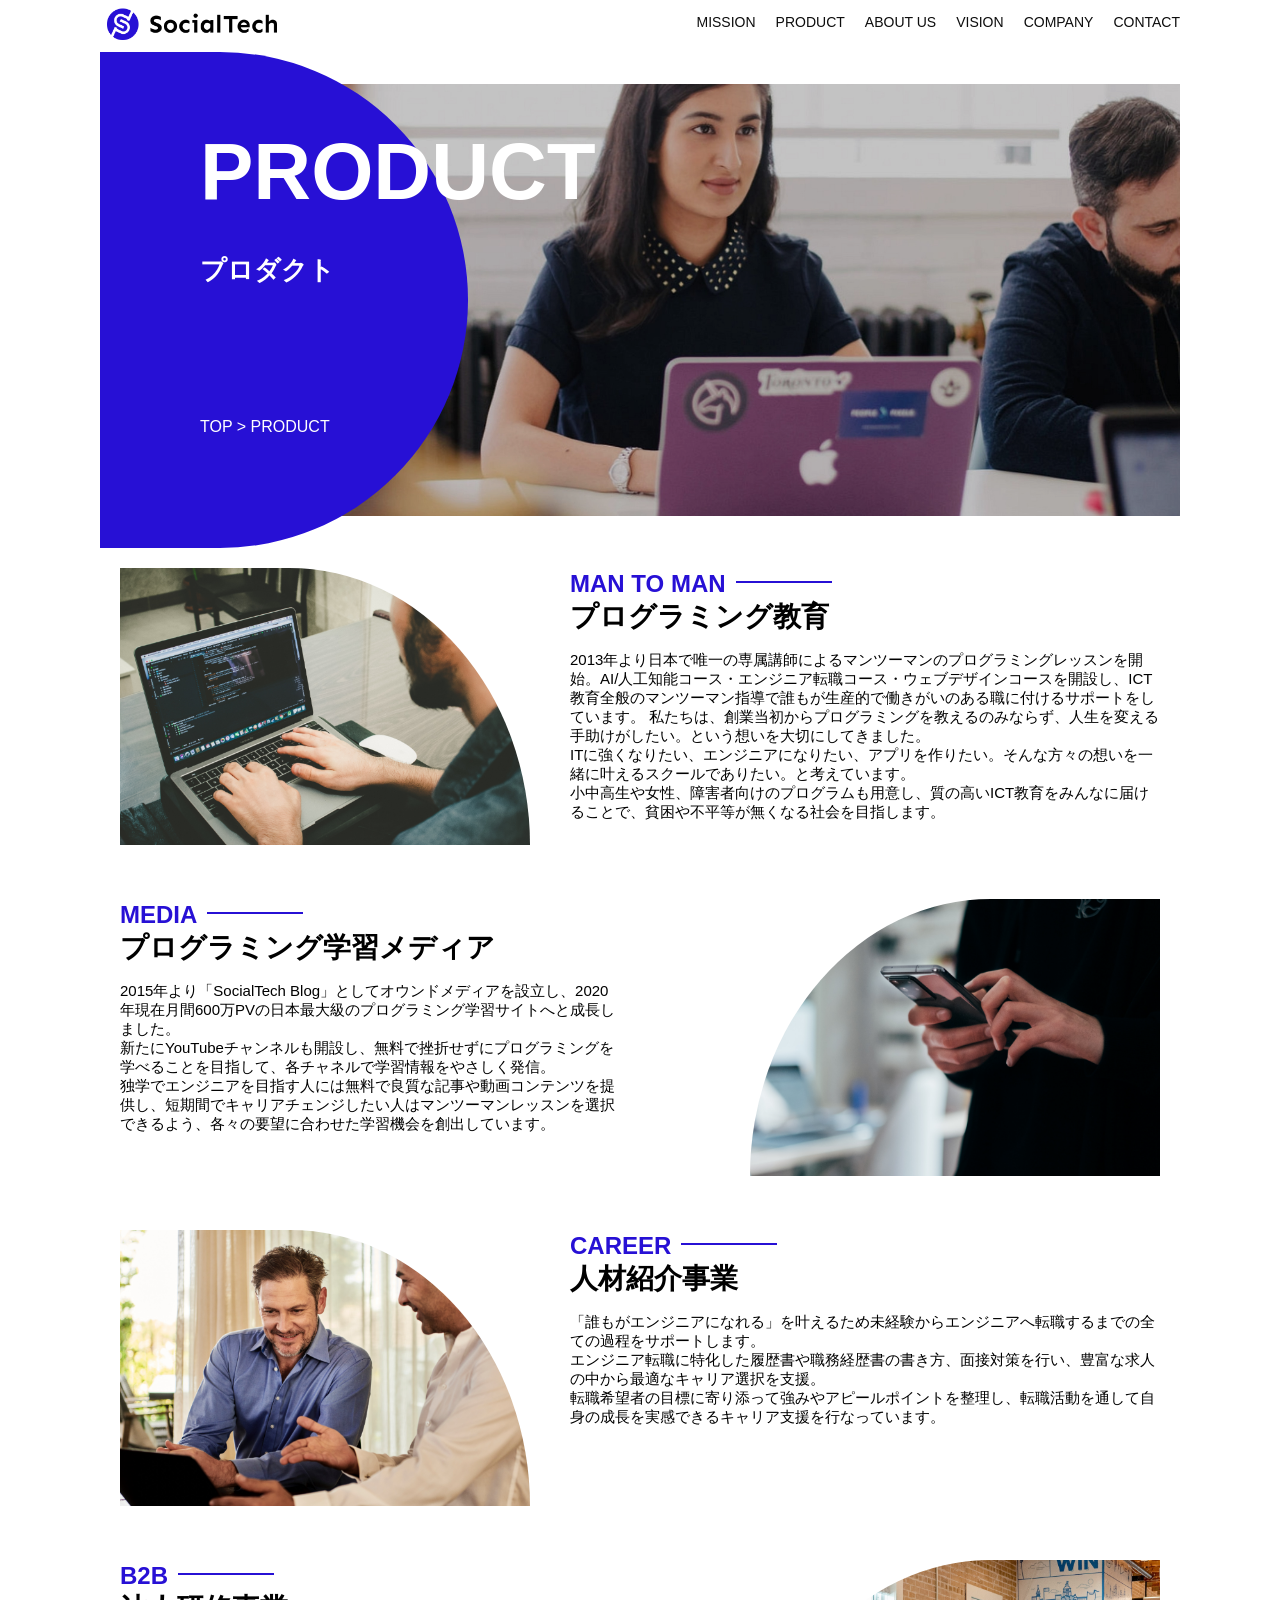
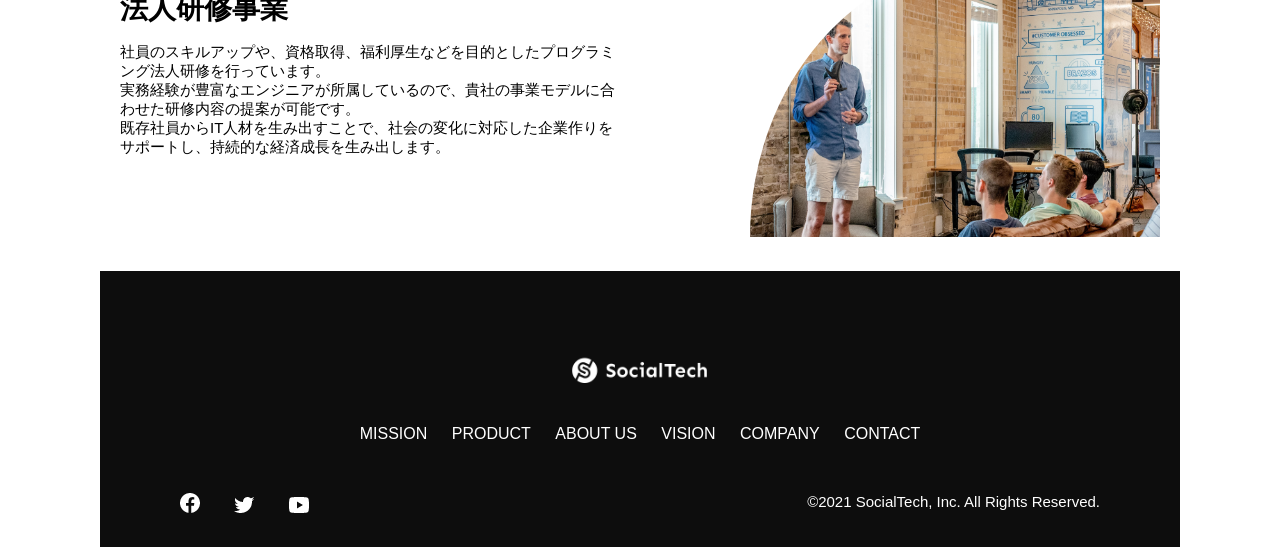
<file: kadai_tutorial_output/product.html>
<!DOCTYPE html>
<html>
  <head>
    <title>SocialTech -PRODUCT プロダクト-</title>
    <meta charset="utf-8">
    <meta name="description" content="SocialTechの4つのプロダクトを紹介します">
    <meta name="viewport" content="width=device-width, initial-scale=1.0">
    <link rel="stylesheet" href="style.css">
  </head>

  <body>
    <!-- ヘッダー -->
    <header>
      <!-- ロゴ -->
      <a href="index.html" id="logo">
        <img src="images/logo.png" alt="トップページに戻る">
      </a>

      <!-- PC用ナビゲーション -->
      <nav id="nav-pc">
        <ul>
          <li><a href="mission.html">MISSION</a></li>
          <li><a href="product.html">PRODUCT</a></li>
          <li><a href="index.html#aboutus">ABOUT US</a></li>
          <li><a href="index.html#vision">VISION</a></li>
          <li><a href="index.html#company">COMPANY</a></li>
          <li><a href="index.html#contact">CONTACT</a></li>
        </ul>
      </nav>

      <!-- スマホ用メニューボタン -->
      <button id="menu-sp" onclick="document.getElementById('nav-sp').style.display = 'block'">
        <img src="images/button-menu.png" alt="ナビゲーションを開く">
      </button>

      <!-- スマホ用ナビゲーション -->
      <div id="nav-sp">
        <button id="close" onclick="document.getElementById('nav-sp').style.display = 'none'">
          <img src="images/button-close.png" alt="ナビゲーションを閉じる">
        </button>

        <nav>
          <ul>
            <li>
              <a id="logo-sp" href="index.html" onclick="document.getElementById('nav-sp').style.display = 'none'"><img src="images/logo-sp.png" alt="トップページに戻る"></a>
            </li>
            <li><a class="menu" href="mission.html" onclick="document.getElementById('nav-sp').style.display = 'none'">MISSION</a></li>
            <li><a class="menu" href="product.html" onclick="document.getElementById('nav-sp').style.display = 'none'">PRODUCT</a></li>
            <li><a class="menu" href="index.html#aboutus" onclick="document.getElementById('nav-sp').style.display = 'none'">ABOUT US</a></li>
            <li><a class="menu" href="index.html#vision" onclick="document.getElementById('nav-sp').style.display = 'none'">VISION</a></li>
            <li><a class="menu" href="index.html#company" onclick="document.getElementById('nav-sp').style.display = 'none'">COMPANY</a></li>
            <li><a class="menu" href="index.html#contact" onclick="document.getElementById('nav-sp').style.display = 'none'">CONTACT</a></li>
          </ul>
        </nav>
        <div id="sns">
          <a href="https://www.facebook.com/sejuku2013">
            <img src="images/button-facebook.png" alt="Facebookのリンク">
          </a>
          <a href="https://twitter.com/samuraijuku">
            <img src="images/button-twitter.png" alt="Twitterのリンク">
          </a>
          <a href="https://www.youtube.com/channel/UCCFOQO5aDK0xXam4cUQXT8g">
            <img src="images/button-youtube.png" alt="YouTubeのリンク">
          </a>
        </div>
      </div>
    </header>

    <main>
      <article>
        <section id="product-main">
          <div class="product-main-inner">
            <div id="product-title">
              <h1>PRODUCT<br><span>プロダクト</span></h1>
              <p>TOP > PRODUCT</p>
            </div>
          </div>
        </section>

        <section class="product-section product-section-left">
          <div class="product-section-img">
            <img src="images/product/product-mantoman.png" alt="PCでコードを書く男性">
          </div>
          <div class="product-read">
            <h2 class="product-h2">MAN TO MAN</h2>
            <h3 class="product-h3">プログラミング教育</h3>
            <p>
              2013年より日本で唯一の専属講師によるマンツーマンのプログラミングレッスンを開始。AI/人工知能コース・エンジニア転職コース・ウェブデザインコースを開設し、ICT教育全般のマンツーマン指導で誰もが生産的で働きがいのある職に付けるサポートをしています。 私たちは、創業当初からプログラミングを教えるのみならず、人生を変える手助けがしたい。という想いを大切にしてきました。<br>ITに強くなりたい、エンジニアになりたい、アプリを作りたい。そんな方々の想いを一緒に叶えるスクールでありたい。と考えています。<br>小中高生や女性、障害者向けのプログラムも用意し、質の高いICT教育をみんなに届けることで、貧困や不平等が無くなる社会を目指します。
            </p>
          </div>
        </section>

        <section class="product-section product-section-right">
          <div class="product-read">
            <h2 class="product-h2">MEDIA</h2>
            <h3 class="product-h3">プログラミング学習メディア</h3>
            <p>2015年より「SocialTech Blog」としてオウンドメディアを設立し、2020年現在月間600万PVの日本最大級のプログラミング学習サイトへと成長しました。<br>新たにYouTubeチャンネルも開設し、無料で挫折せずにプログラミングを学べることを目指して、各チャネルで学習情報をやさしく発信。<br>独学でエンジニアを目指す人には無料で良質な記事や動画コンテンツを提供し、短期間でキャリアチェンジしたい人はマンツーマンレッスンを選択できるよう、各々の要望に合わせた学習機会を創出しています。</p>
          </div>
          <div class="product-section-img">
            <img src="images/product/product-media.png" alt="スマートフォンを操作する人">
          </div>
        </section>

        <section class="product-section product-section-left">
          <div class="product-section-img">
            <img src="images/product/product-career.png" alt="笑顔で話し合う2人の男性">
          </div>
          <div class="product-read">
            <h2 class="product-h2">CAREER</h2>
            <h3 class="product-h3">人材紹介事業</h3>
            <p>「誰もがエンジニアになれる」を叶えるため未経験からエンジニアへ転職するまでの全ての過程をサポートします。<br>エンジニア転職に特化した履歴書や職務経歴書の書き方、面接対策を行い、豊富な求人の中から最適なキャリア選択を支援。<br>転職希望者の目標に寄り添って強みやアピールポイントを整理し、転職活動を通して自身の成長を実感できるキャリア支援を行なっています。<br></p>
          </div>
        </section>

        <section class="product-section product-section-right">
          <div class="product-read">
            <h2 class="product-h2">B2B</h2>
            <h3 class="product-h3">法人研修事業</h3>
            <p>社員のスキルアップや、資格取得、福利厚生などを目的としたプログラミング法人研修を行っています。<br>実務経験が豊富なエンジニアが所属しているので、貴社の事業モデルに合わせた研修内容の提案が可能です。<br>既存社員からIT人材を生み出すことで、社会の変化に対応した企業作りをサポートし、持続的な経済成長を生み出します。</p>
          </div>
          <div class="product-section-img">
            <img src="images/product/product-b2b.png" alt="講演中の男性とそれを聴く人々">
          </div>
        </section>
      </article>
    </main>

    <footer>
      <div id="footer-logo">
        <img src="images/logo-sp.png" alt="SocialTech">
      </div>
      <div id="footer-link">
        <a href="mission.html">MISSION</a>
        <a href="product.html">PRODUCT</a>
        <a href="index.html#aboutus">ABOUT US</a>
        <a href="index.html#vision">VISION</a>
        <a href="index.html#company">COMPANY</a>
        <a href="index.html#contact">CONTACT</a>
      </div>
      <div id="sns-footer">
        <div class="sns-btns">
          <a href="https://www.facebook.com/sejuku2013"><img src="images/button-facebook.png" alt="Facebookのリンク"></a>
          <a href="https://twitter.com/samuraijuku"><img src="images/button-twitter.png" alt="Twitterのリンク"></a>
          <a href="https://www.youtube.com/channel/UCCFOQO5aDK0xXam4cUQXT8g"><img src="images/button-youtube.png" alt="YouTubeのリンク"></a>
        </div>
        <p id="copyright">&copy;2021 SocialTech, Inc. All Rights Reserved.</p>
      </div>
    </footer>
    
  </body>
</html>
</file>
<file: kadai_012/style.css>
* {
  box-sizing: border-box;
}

p {
  font-size: 15px;
}

body {
  max-width: 1080px;
  margin: 0 auto 0 auto;
  font-family: "Source Sans Pro", "Hiragino Kaku Gothic ProN", Meiryo, Arial, sans-serif;
}
  
header {
  display: flex;
  justify-content: space-between;
}

#nav-pc {
  font-size: 14px;
}

#nav-pc ul {
  display: flex;
  padding-left: 0;
}

#nav-pc li {
  list-style: none;
}

#nav-pc a {
  text-decoration: none;
  margin-left: 20px;
  color: #0d0d0d;
}

#nav-pc a:hover {
  text-decoration: underline;
}


#nav-sp,
#menu-sp {
  display: none;
}

#main-visual {
  position: relative;
  height: 400px;
}

#main-message {
  position: absolute;
  top: 0;
  left: 0;
  background-color: #2710d5;
  color: #ffffff;
  border-radius: 0 0 476px 0;
  max-width: 620px;
  height: 100%;
  width: 100%;
  z-index: 11;
}

#main-message h1 {
  font-size: 60px;
  margin: 100px 0 0 50px;
}

#main-message > p {
  font-size: 28px;
  margin: 0 0 0 50px;
}

#main-visual > img {
  max-width: 620px;
  border-radius: 476px 0 0 0;
  position: absolute;
  top: 0;
  right: 0;
  z-index: 10;
}

h2 {
  margin: 40px 0 0 0;
}

h2::after {
  content: url("images/line.png");
  margin-left: 10px;
}

h3 {
  font-size: 27px;
}

#mission {
  margin: 80px auto 80px auto;
}

#mission-flex {
  display: flex;
}

#mission-flex > div {
  width: 50%;
  margin: 20px;
}

#mission-photo {
  width: 100%;
}

#s2dgs {
  margin-top: 50px;
  width: 100%;
}

#product {
  background-color: #fafafa;
  margin: 80px 0 80px 0;
  padding: 10px 40px 0px 40px;
}

#product .product-flex {
  margin-top: 40px;
  display: flex;
}


#product-left {
  width: 50%;
  margin-right: 20px;
}


#product-right {
  width: 50%;
  margin-left: 20px;
  margin-top: 80px;
}


#product-left > div {
  position: relative;
  height: 480px;
  margin-right: 20px;
}

#product-right > div {
  position: relative;
  height: 480px;
  margin-left: 20px;
}


.product-photo {
  width: 100%;
}

.product-explain {
  background-color: #ffffff;
  position: absolute;
  left: 0;
  bottom: 50px;
  margin: 0 40px 0 40px;
  padding: 20px;
  box-shadow: 5px 5px 10px rgba(0, 0, 0, 0.05);
}

.product-explain > span {
  color: #2710d5;
  font-weight: bold;
  font-size: 16px;
  margin: 0px;
}

.product-explain > h3 {
  margin: 5px 0 5px 0;
}

.product-explain > p {
  font-size: 14px;
  margin: 0;
}

#product-more {
  text-align: center;
}

#product-more a {
  position: relative;
  bottom: -42px;
}

#aboutus {
  margin: 80px auto 80px auto;
}

#aboutus > div {
  display: flex;
}

.culture-img {
  width: 50%;
  align-self: flex-start;
}

.culture-img2 {
  margin-top: 50px;
  width: 100%;
}

.culture-table {
  margin-right: 50px;
}

.culture-num {
  font-size: 80px;
  color: #2710d5;
  padding: 0 20px 0 0;
}

.culture-table th {
  text-align: left;
  font-size: 28px;
  font-weight: bold;
}

.culture-en {
  color: #2710d5;
  font-size: 24px;
}

.culture-description {
  margin: 0;
}

#vision {
  margin: 80px auto 80px auto;
}

#vision > div {
  display: flex;
  justify-content: space-between;
  flex-wrap: wrap;
}

.vision-box {
  width: 300px;
  height: 300px;
  margin-bottom: 30px;
  position: relative;
}

.vision-box > img {
  width: 100%;
  position: relative;
  z-index: 30;
}

.vision-box > div {
  position: absolute;
  top: 0;
  left: 0;
  z-index: 31;
  margin-right: 20px;
}

.vision-box > div > h4 {
  color: #2710d5;
  font-size: 29px;
  margin: 80px 0 0 0;
}

.vision-box > div > h4::first-letter {
  font-size: 40px;
}

.vision-box > div > h5 {
  font-size: 20px;
  margin: 0 0 0 0;
}

.vision-box > div > p {
  margin: 10px 0 0 0;
}


#company {
  margin: 80px auto 80px auto;
}

#company-table {
  width: 100%;
}

.tableheader {
  text-align: left;
  padding: 20px;
  border-bottom-color: #2710d5;
  border-bottom-width: 1px;
  border-bottom-style: solid;
  width: 100px;
}

.tableheader-first {
  border-top-color: #2710d5;
  border-top-width: 1px;
  border-top-style: solid;
}

.cell {
  padding: 30px;
  border-bottom-color: #ececec;
  border-bottom-width: 1px;
  border-bottom-style: solid;
}

.cell-first {
  border-top-color: #ececec;
  border-top-width: 1px;
  border-top-style: solid;
}

#company > iframe {
  width: 100%;
  height: 368px;
  margin-top: 40px;
}


#contact {
  margin: 80px auto 80px auto;
}


#contact > form > div {
  display: flex;
  flex-direction: row;
  flex-wrap: wrap;
  padding-bottom: 30px;
}


.contact-heading {
  width: 240px;
  align-self: center;
}


.contact-label {
  font-weight: bold;
}


.contact-span {
  color: #ce2222;
  margin: 0 0 0 20px;
  font-weight: bold;
}


.contact-textbox {
  border-top: 0px;
  border-left: 0px;
  border-right: 0px;
  border-bottom-width: 1px;
  border-bottom-color: #707070;
  border-style: solid;
  background-color: #fafafa;
  height: 56px;
  width: 400px;
}

.contact-textarea {
  border-top: 0px;
  border-left: 0px;
  border-right: 0px;
  border-bottom-width: 1px;
  border-bottom-color: #707070;
  background-color: #fafafa;
  width: 400px;
  height: 200px;
}

#contact dt {
  font-weight: bold;
}

#contact dd {
  margin: 0 0 16px 0;
}

#contact dd p {
  margin: 0;
}

#contact dd ul {
  padding-left: 0;
}

#contact dd li {
  margin-bottom: 0;
  list-style: none;
}

footer {
  background-color: #0d0d0d;
  text-align: center;
  padding: 80px 80px 30px 80px;
}

#footer-logo {
  margin-bottom: 30px;
}

#footer-link {
  margin-bottom: 50px;
}

#footer-link > a {
  text-decoration: none;
  margin: 10px;
  color: #ffffff;
}

#footer-link > a:hover {
  text-decoration: underline;
}

#sns-footer {
  display: flex;
  justify-content: space-between;
  text-align: left;
}

#sns-footer a {
  margin-right: 30px;
}

#copyright {
  color: #ffffff;
  margin: 0;
}


.mission-main-inner {
  background-image: url("images/mission/mission-main.png");
  background-repeat: no-repeat;
  background-position-y: center;
}

#mission-title {
  background-color: #2710d5;
  width: 368px;
  color: #ffffff;
  height: 496px;
  border-radius: 0 248px 248px 0;
  position: relative;
}

#mission-title h1 {
  position: absolute;
  top: 0;
  left: 100px;
  font-size: 80px;
  line-height: 1;
}

#mission-title h1 span {
  font-size: 26px;
}

#mission-title > p {
  position: absolute;
  top: 350px;
  left: 100px;
  font-size: 16px;
}

#mission-s2dgs {
  padding: 20px;
}

.mission-h2 {
  color: #2710d5;
  font-size: 40px;
}

.mission-h2::after {
  content: none;
}

#mission-five-goals {
  padding: 20px;
  display: flex;
}

#mission-five-goals .five-goals-image {
  width: 30%;
  padding: 20px;
}

#mission-five-goals .five-goals-image img {
  width: 100%;
}

#mission-five-goals .five-goals-read {
  width: 70%;
  padding: 20px;
}

#mission-five-goals .five-goals-read > div {
  margin-bottom: 40px;
}

.fivegoals-image-right {
  float: right;
  margin: 20px;
}

.fivegoals-image-left {
  float: left;
  margin: 20px;
}

.fivegoals-number {
  color: #2710d5;
  font-size: 48px;
  font-weight: bold;
  margin: 0;
}

.fivegoals-h3 {
  font-size: 28px;
  margin: 0;
}

.fivegoals-p {
  margin: 0;
}

.product-main-inner {
  background-image: url("images/product/product-main.png");
  background-repeat: no-repeat;
  background-position-y: center;
}

#product-title {
  background-color: #2710d5;
  width: 368px;
  color: #ffffff;
  height: 496px;
  border-radius: 0 248px 248px 0;
  position: relative;
}

#product-title h1 {
  position: absolute;
  top: 0;
  left: 100px;
  font-size: 80px;
  line-height: 1;
}

#product-title h1 span {
  font-size: 26px;
}

#product-title > p {
  position: absolute;
  top: 350px;
  left: 100px;
  font-size: 16px;
}


.product-section {
  display: flex;
  padding: 20px 20px 0;
}

.product-section .product-section-img {
  width: 450px;
}


.product-section-left .product-section-img img {
  width: 100%;
  padding: 0 40px 30px 0;
  border-radius: 0 432px 0 0;
}

.product-section-left .product-read {
  width: 50%;
  flex-grow: 1;
}

.product-section-left .product-read p {
  margin-bottom: 0;
}


.product-section-right {
  justify-content: space-between;
}

.product-section-right .product-section-img img {
  width: 100%;
  padding: 0 0 30px 40px;
  border-radius: 432px 0 0 0;
}

.product-section-right .product-read {
  width: 500px;
}

.product-h2 {
  color: #2710d5;
  font-size: 24px;
  margin: 0;
}

.product-h3 {
  font-size: 28px;
  margin: 0;
}

/*CASES*/


#case .case-flex {
  width: 100%;
  margin-top: 50px;
  margin-bottom: 0%;
  display: flex;
}

.photocase-container {
  display: flex;
  flex-wrap: wrap;
  width: 100%;
}

.photocase-container img {
  width: 100%;
  height: 100%;
}

.casebox {
  background-color: #ffffff;
  border-radius: 0px;
  margin-right: 3%;
  margin-left: 0%;
  box-shadow: 0px 2px 5px rgba(0, 0, 1, 0.068);
  margin-top: 1px;
  padding: 9px;
}
.casebox:last-child {
  margin-right: 1;
}

.casebox h3 {
  color: #2710d5;
  margin-top: 10%;
  font-size: 20px;
  font-weight: 900;
  margin-left: 9%;
}

.casebox p {
  margin-top: 5%;
  font-size: 15px;
  line-height: 1.8;
  margin-left: 9%;
}

@media screen and (max-width: 767px) {

  #nav-pc {
    display: none;
  }


  #menu-sp {
    display: block;
    background-color: transparent;
    float: right;
    padding: 0;
    border: none;
  }


  #nav-sp {
    background-color: #2710d5;
    position: fixed;
    left: 0;
    top: 0;
    height: 100%;
    width: 100%;
    display: none;
    z-index: 100;
  }


  #close {
    position: absolute;
    top: 20px;
    right: 20px;
    background-color: transparent;
    border: none;
  }

  #nav-sp nav ul {
    padding-left: 0;
  }

  #nav-sp nav li {
    list-style: none;
  }


  #logo-sp {
    margin: 80px 0 30px 20px;
  }


  #nav-sp nav a {
    display: block;
    color: #ffffff;
  }

  #nav-sp nav a:hover {
    text-decoration: underline;
  }

  #nav-sp .menu {
    text-decoration: none;
    margin: 0 20px 0 20px;
    height: 44px;
    font-size: 16px;
    background-image: url("images/arrow.png");
    background-repeat: no-repeat;
    background-position: right top;
  }

  #sns {
    position: absolute;
    bottom: 20px;
    left: 20px;
  }

  #sns > a {
    margin-right: 30px;
  }


  #main-visual {
    position: relative;
    height: 470px;
  }

  #main-visual > div {
    text-align: center;
    height: 280px;
  }

  #main-visual h1 {
    font-size: 28px;
    margin: 90px 0 0 0;
  }

  #main-visual > div > p {
    margin: 0;
    font-size: 15px;
  }

  #main-visual > img {
    width: 100%;
    border-radius: 476px 0 0 0;
    top: auto;
    bottom: 0;
  }


  h2 {
    margin: 15px 0 15px 0;
  }
  
  h3 {
    font-size: 24px;
    margin: 10px 0 0 0;
  }


  #mission {
    margin: 20px 0 20px 0;
    padding: 0 20px 0 20px;
  }

  #mission-flex {
    flex-direction: column;
  }

  #mission-flex > div {
  width: 100%;
  margin: 0;
}


  #product {
    margin: 0;
    padding: 10px 20px 0 20px;
  }


  #product .product-flex {
    flex-direction: column;
    margin-top: 0;
  }

  #product-left,
  #product-right {
    width: 100%;;
    margin: 0;
  }


  #product-left > div,
  #product-right > div {
    height: auto;
    margin: 0;
  }


  .product-explain {
    position: relative;
    margin: 0;
  }

  .product-explain > h3 {
    margin: 10px 0 10px 0;
    font-size: 24px;
  }


  #product-more {
    text-align: left;
  }


  #aboutus {
    margin: 80px 20px 80px 20px;
  }

  #aboutus > div {
    flex-direction: column;
  }

  .culture-table th {
    font-size: 16px;
  }

  .culture-table {
    margin-right: 0;
    padding-right: 20px;
    order: 2;
  }

  .culture-img {
    width: 100%;
    order: 1;
  }

  .culture-img2 {
    margin-top: 0;
  }

  .culture-num {
    padding: 0;
  }

  .culture-description {
    margin: 0;
  }


  #vision {
    margin: 80px 20px 80px 20px;
  }

  .vision-box > img {
    position: absolute;
    top: 0;
    left: 0;
  }

  .vision-box > div > h4 {
    margin: 60px 0 0 0;
  }


  #company {
    margin: 0 20px 0 20px;
  }

  #company > h3 {
    margin-bottom: 20px;
  }

  .tableheader {
    width: 50px;
  }

  .cell {
    padding: 20px;
  }

  #company > iframe {
    height: 240px;
  }

  #contact {
    margin: 80px 20px 80px 20px;
  }

  #contact > h3 {
    margin-bottom: 20px;
  }

  #contact > form > div {
    flex-direction: column;
    margin-bottom: 20px;
  }

  .contact-heading {
    align-self: auto;
    margin-bottom: 20px;
  }

  .contact-textbox {
    min-width: 300px;
    width: 100%;
  }

  .contact-textarea {
    height: 150px;
    width: 100%;
  }

  .radiobutton {
    margin-bottom: 20px;
  }

  footer {
    padding: 30px 20px 50px 20px;
    text-align: left;
  }

  #footer-link > a {
    margin: 0 20px 30px 0;
    display: block;
    background-image: url("images/arrow.png");
    background-repeat: no-repeat;
    background-position: right top;
  }

  #footer-link > a:hover {
    text-decoration: underline;
  }

  #sns-footer {
    flex-direction: column;
    justify-content: flex-start;
  }

  #copyright {
    font-size: 12px;
    margin-top: 30px;
  }

  #mission-main {
    height: 256px;
    margin-top: 4%;
    position: relative;
  }

  .mission-main-inner {
    height: 80%;
    background-size: cover;
  }

  #mission-title {
    width: 136px;
    height: 256px;
    position: absolute;
    top: -10%;
  }

  #mission-title h1 {
    left: 20px;
    font-size: 40px;
  }

  #mission-title h1 span {
    font-size: 18px;
  }

  #mission-title > p {
    top: 180px;
    left: 20px;
    font-size: 13px;
  }

  .mission-h2 {
    font-size: 38px;
    margin: 0px;
  }

  .mission-h2::after {
    content: none;
  }

  #mission-s2dgs > img {
    width: 100%;
  }

  #mission-five-goals {
    flex-direction: column;
  }

  #mission-five-goals > div {
    padding: 0;
  }

  #mission-five-goals .five-goals-image,
  #mission-five-goals .five-goals-read {
    width: 100%;
    padding: 0;
  }

  #mission-five-goals .five-goals-read > div {
    display: flex;
    flex-direction: column;
  }

  .fivegoals-image-right,
  .fivegoals-image-left {
    align-self: center;
  }

  #product-main {
    height: 256px;
    margin-top: 4%;
    position: relative;
  }

  .product-main-inner {
    height: 80%;
    background-size: cover;
  }

  #product-title {
    width: 136px;
    height: 256px;
    position: absolute;
    top: -10%;
  }
  
  #product-title h1 {
    left: 20px;
    font-size: 40px;
  }

  #product-title h1 span {
    font-size: 18px;
  }

  #product-title > p {
    top: 180px;
    left: 20px;
    font-size: 13px;
  }

  .product-section {
    flex-direction: column;
  }

  .product-section .product-section-img {
    width: 100%;
  }
  
  .product-section .product-section-img img {
    width: 100%;
    padding: 0;
  }

  .product-section-left .product-section-img img {
    border-radius: 0 300px 0 0;
  }

  .product-section-left .product-read {
    width: 100%;
    flex-grow: 1;
  }

  .product-section-right .product-section-img img {
    order: 1;
    border-radius: 300px 0 0 0;
  }

  .product-section-right .product-read {
    order: 2;
    width: 100%;
  }

}
</file>
<file: kadai_013/style.css>
body {
  font-family: "Source Sans Pro", "Hiragino Kaku Gothic ProN", Meiryo, Arial,
    sans-serif;
}
p {
  font-size: 15px;
}
#main-visual>img {
  width: 100%;
}
@media screen and (min-width: 768px) {
  body {
    max-width: 1080px;
    min-width: 960px;
    margin: 0 auto 0 auto;
  }

  header {
    display: flex;
    justify-content: space-between;
  }


  #nav-pc {
    text-align: right;
    font-size: 14px;
    padding-top: 15px;
  }


  #nav-pc>a {
    text-decoration: none;
    margin-left: 20px;
  }

  #nav-pc>a:link {
    color: #0d0d0d;
  }

  #nav-pc>a:visited {
    color: #0d0d0d;
  }

  #nav-pc>a:hover {
    color: #0d0d0d;
    text-decoration: underline;
  }

  #nav-pc>a:active {
    color: #0d0d0d;
  }

  #menu-sp {
    display: none;
  }
  #nav-sp {
    display: none;
  }
}

@media screen and (max-width: 767px) {
body {
  min-width: 375px;
  margin: 0;
}
#nav-pc {
  display: none;
}
#menu-sp {
  float: right;
  padding: 0;
}
#nav-sp {
  background-color: #ce933e;
  position: absolute;
  left: 0;
  top: 0;
  height: 100%;
  width: 100%;
  display: none;
  z-index: 100;
}
#close {
  position: absolute;
  top: 20px;
  right: 20px;
}
#logo-sp {
  margin: 80px 0 30px 20px;
}
#nav-sp > a {
  display: block;
}
#nav-sp > a:link {
  color: #ffffff;
}
#nav-sp > a:visited {
  color: #ffffff;
}
#nav-sp > a:active {
  color: #ffffff;
}
#nav-sp > a:hover {
  color: #ffffff;
  text-decoration: underline;
}
#nav-sp > .menu {
  text-decoration: none;
  display: block;
  margin: 0 20px;
  height: 44px;
  font-size: 16px;
  background-image: url("images/arrow.png");
  background-repeat: no-repeat;
  background-position: right top;
}
}
</file>
<file: kadai_tutorial_output/style.css>
* {
  box-sizing: border-box;
}

p {
  font-size: 15px;
}

body {
  max-width: 1080px;
  margin: 0 auto 0 auto;
  font-family: "Source Sans Pro", "Hiragino Kaku Gothic ProN", Meiryo, Arial, sans-serif;
}
  
header {
  display: flex;
  justify-content: space-between;
}

#nav-pc {
  font-size: 14px;
}

#nav-pc ul {
  display: flex;
  padding-left: 0;
}

#nav-pc li {
  list-style: none;
}

#nav-pc a {
  text-decoration: none;
  margin-left: 20px;
  color: #0d0d0d;
}

#nav-pc a:hover {
  text-decoration: underline;
}


#nav-sp,
#menu-sp {
  display: none;
}

#main-visual {
  position: relative;
  height: 400px;
}

#main-message {
  position: absolute;
  top: 0;
  left: 0;
  background-color: #2710d5;
  color: #ffffff;
  border-radius: 0 0 476px 0;
  max-width: 620px;
  height: 100%;
  width: 100%;
  z-index: 11;
}

#main-message h1 {
  font-size: 60px;
  margin: 100px 0 0 50px;
}

#main-message > p {
  font-size: 28px;
  margin: 0 0 0 50px;
}

#main-visual > img {
  max-width: 620px;
  border-radius: 476px 0 0 0;
  position: absolute;
  top: 0;
  right: 0;
  z-index: 10;
}

h2 {
  margin: 40px 0 0 0;
}

h2::after {
  content: url("images/line.png");
  margin-left: 10px;
}

h3 {
  font-size: 27px;
}

#mission {
  margin: 80px auto 80px auto;
}

#mission-flex {
  display: flex;
}

#mission-flex > div {
  width: 50%;
  margin: 20px;
}

#mission-photo {
  width: 100%;
}

#s2dgs {
  margin-top: 50px;
  width: 100%;
}

#product {
  background-color: #fafafa;
  margin: 80px 0 80px 0;
  padding: 10px 40px 0px 40px;
}

#product .product-flex {
  margin-top: 40px;
  display: flex;
}


#product-left {
  width: 50%;
  margin-right: 20px;
}


#product-right {
  width: 50%;
  margin-left: 20px;
  margin-top: 80px;
}


#product-left > div {
  position: relative;
  height: 480px;
  margin-right: 20px;
}

#product-right > div {
  position: relative;
  height: 480px;
  margin-left: 20px;
}


.product-photo {
  width: 100%;
}

.product-explain {
  background-color: #ffffff;
  position: absolute;
  left: 0;
  bottom: 50px;
  margin: 0 40px 0 40px;
  padding: 20px;
  box-shadow: 5px 5px 10px rgba(0, 0, 0, 0.05);
}

.product-explain > span {
  color: #2710d5;
  font-weight: bold;
  font-size: 16px;
  margin: 0px;
}

.product-explain > h3 {
  margin: 5px 0 5px 0;
}

.product-explain > p {
  font-size: 14px;
  margin: 0;
}

#product-more {
  text-align: center;
}

#product-more a {
  position: relative;
  bottom: -42px;
}

#aboutus {
  margin: 80px auto 80px auto;
}

#aboutus > div {
  display: flex;
}

.culture-img {
  width: 50%;
  align-self: flex-start;
}

.culture-img2 {
  margin-top: 50px;
  width: 100%;
}

.culture-table {
  margin-right: 50px;
}

.culture-num {
  font-size: 80px;
  color: #2710d5;
  padding: 0 20px 0 0;
}

.culture-table th {
  text-align: left;
  font-size: 28px;
  font-weight: bold;
}

.culture-en {
  color: #2710d5;
  font-size: 24px;
}

.culture-description {
  margin: 0;
}

#vision {
  margin: 80px auto 80px auto;
}

#vision > div {
  display: flex;
  justify-content: space-between;
  flex-wrap: wrap;
}

.vision-box {
  width: 300px;
  height: 300px;
  margin-bottom: 30px;
  position: relative;
}

.vision-box > img {
  width: 100%;
  position: relative;
  z-index: 30;
}

.vision-box > div {
  position: absolute;
  top: 0;
  left: 0;
  z-index: 31;
  margin-right: 20px;
}

.vision-box > div > h4 {
  color: #2710d5;
  font-size: 29px;
  margin: 80px 0 0 0;
}

.vision-box > div > h4::first-letter {
  font-size: 40px;
}

.vision-box > div > h5 {
  font-size: 20px;
  margin: 0 0 0 0;
}

.vision-box > div > p {
  margin: 10px 0 0 0;
}


#company {
  margin: 80px auto 80px auto;
}

#company-table {
  width: 100%;
}

.tableheader {
  text-align: left;
  padding: 20px;
  border-bottom-color: #2710d5;
  border-bottom-width: 1px;
  border-bottom-style: solid;
  width: 100px;
}

.tableheader-first {
  border-top-color: #2710d5;
  border-top-width: 1px;
  border-top-style: solid;
}

.cell {
  padding: 30px;
  border-bottom-color: #ececec;
  border-bottom-width: 1px;
  border-bottom-style: solid;
}

.cell-first {
  border-top-color: #ececec;
  border-top-width: 1px;
  border-top-style: solid;
}

#company > iframe {
  width: 100%;
  height: 368px;
  margin-top: 40px;
}


#contact {
  margin: 80px auto 80px auto;
}


#contact > form > div {
  display: flex;
  flex-direction: row;
  flex-wrap: wrap;
  padding-bottom: 30px;
}


.contact-heading {
  width: 240px;
  align-self: center;
}


.contact-label {
  font-weight: bold;
}


.contact-span {
  color: #ce2222;
  margin: 0 0 0 20px;
  font-weight: bold;
}


.contact-textbox {
  border-top: 0px;
  border-left: 0px;
  border-right: 0px;
  border-bottom-width: 1px;
  border-bottom-color: #707070;
  border-style: solid;
  background-color: #fafafa;
  height: 56px;
  width: 400px;
}

.contact-textarea {
  border-top: 0px;
  border-left: 0px;
  border-right: 0px;
  border-bottom-width: 1px;
  border-bottom-color: #707070;
  background-color: #fafafa;
  width: 400px;
  height: 200px;
}

#contact dt {
  font-weight: bold;
}

#contact dd {
  margin: 0 0 16px 0;
}

#contact dd p {
  margin: 0;
}

#contact dd ul {
  padding-left: 0;
}

#contact dd li {
  margin-bottom: 0;
  list-style: none;
}

footer {
  background-color: #0d0d0d;
  text-align: center;
  padding: 80px 80px 30px 80px;
}

#footer-logo {
  margin-bottom: 30px;
}

#footer-link {
  margin-bottom: 50px;
}

#footer-link > a {
  text-decoration: none;
  margin: 10px;
  color: #ffffff;
}

#footer-link > a:hover {
  text-decoration: underline;
}

#sns-footer {
  display: flex;
  justify-content: space-between;
  text-align: left;
}

#sns-footer a {
  margin-right: 30px;
}

#copyright {
  color: #ffffff;
  margin: 0;
}


.mission-main-inner {
  background-image: url("images/mission/mission-main.png");
  background-repeat: no-repeat;
  background-position-y: center;
}

#mission-title {
  background-color: #2710d5;
  width: 368px;
  color: #ffffff;
  height: 496px;
  border-radius: 0 248px 248px 0;
  position: relative;
}

#mission-title h1 {
  position: absolute;
  top: 0;
  left: 100px;
  font-size: 80px;
  line-height: 1;
}

#mission-title h1 span {
  font-size: 26px;
}

#mission-title > p {
  position: absolute;
  top: 350px;
  left: 100px;
  font-size: 16px;
}

#mission-s2dgs {
  padding: 20px;
}

.mission-h2 {
  color: #2710d5;
  font-size: 40px;
}

.mission-h2::after {
  content: none;
}

#mission-five-goals {
  padding: 20px;
  display: flex;
}

#mission-five-goals .five-goals-image {
  width: 30%;
  padding: 20px;
}

#mission-five-goals .five-goals-image img {
  width: 100%;
}

#mission-five-goals .five-goals-read {
  width: 70%;
  padding: 20px;
}

#mission-five-goals .five-goals-read > div {
  margin-bottom: 40px;
}

.fivegoals-image-right {
  float: right;
  margin: 20px;
}

.fivegoals-image-left {
  float: left;
  margin: 20px;
}

.fivegoals-number {
  color: #2710d5;
  font-size: 48px;
  font-weight: bold;
  margin: 0;
}

.fivegoals-h3 {
  font-size: 28px;
  margin: 0;
}

.fivegoals-p {
  margin: 0;
}

.product-main-inner {
  background-image: url("images/product/product-main.png");
  background-repeat: no-repeat;
  background-position-y: center;
}

#product-title {
  background-color: #2710d5;
  width: 368px;
  color: #ffffff;
  height: 496px;
  border-radius: 0 248px 248px 0;
  position: relative;
}

#product-title h1 {
  position: absolute;
  top: 0;
  left: 100px;
  font-size: 80px;
  line-height: 1;
}

#product-title h1 span {
  font-size: 26px;
}

#product-title > p {
  position: absolute;
  top: 350px;
  left: 100px;
  font-size: 16px;
}


.product-section {
  display: flex;
  padding: 20px 20px 0;
}

.product-section .product-section-img {
  width: 450px;
}


.product-section-left .product-section-img img {
  width: 100%;
  padding: 0 40px 30px 0;
  border-radius: 0 432px 0 0;
}

.product-section-left .product-read {
  width: 50%;
  flex-grow: 1;
}

.product-section-left .product-read p {
  margin-bottom: 0;
}


.product-section-right {
  justify-content: space-between;
}

.product-section-right .product-section-img img {
  width: 100%;
  padding: 0 0 30px 40px;
  border-radius: 432px 0 0 0;
}

.product-section-right .product-read {
  width: 500px;
}

.product-h2 {
  color: #2710d5;
  font-size: 24px;
  margin: 0;
}

.product-h3 {
  font-size: 28px;
  margin: 0;
}


@media screen and (max-width: 767px) {

  #nav-pc {
    display: none;
  }


  #menu-sp {
    display: block;
    background-color: transparent;
    float: right;
    padding: 0;
    border: none;
  }


  #nav-sp {
    background-color: #2710d5;
    position: fixed;
    left: 0;
    top: 0;
    height: 100%;
    width: 100%;
    display: none;
    z-index: 100;
  }


  #close {
    position: absolute;
    top: 20px;
    right: 20px;
    background-color: transparent;
    border: none;
  }

  #nav-sp nav ul {
    padding-left: 0;
  }

  #nav-sp nav li {
    list-style: none;
  }


  #logo-sp {
    margin: 80px 0 30px 20px;
  }


  #nav-sp nav a {
    display: block;
    color: #ffffff;
  }

  #nav-sp nav a:hover {
    text-decoration: underline;
  }

  #nav-sp .menu {
    text-decoration: none;
    margin: 0 20px 0 20px;
    height: 44px;
    font-size: 16px;
    background-image: url("images/arrow.png");
    background-repeat: no-repeat;
    background-position: right top;
  }

  #sns {
    position: absolute;
    bottom: 20px;
    left: 20px;
  }

  #sns > a {
    margin-right: 30px;
  }


  #main-visual {
    position: relative;
    height: 470px;
  }

  #main-visual > div {
    text-align: center;
    height: 280px;
  }

  #main-visual h1 {
    font-size: 28px;
    margin: 90px 0 0 0;
  }

  #main-visual > div > p {
    margin: 0;
    font-size: 15px;
  }

  #main-visual > img {
    width: 100%;
    border-radius: 476px 0 0 0;
    top: auto;
    bottom: 0;
  }


  h2 {
    margin: 15px 0 15px 0;
  }
  
  h3 {
    font-size: 24px;
    margin: 10px 0 0 0;
  }


  #mission {
    margin: 20px 0 20px 0;
    padding: 0 20px 0 20px;
  }

  #mission-flex {
    flex-direction: column;
  }

  #mission-flex > div {
  width: 100%;
  margin: 0;
}


  #product {
    margin: 0;
    padding: 10px 20px 0 20px;
  }


  #product .product-flex {
    flex-direction: column;
    margin-top: 0;
  }

  #product-left,
  #product-right {
    width: 100%;;
    margin: 0;
  }


  #product-left > div,
  #product-right > div {
    height: auto;
    margin: 0;
  }


  .product-explain {
    position: relative;
    margin: 0;
  }

  .product-explain > h3 {
    margin: 10px 0 10px 0;
    font-size: 24px;
  }


  #product-more {
    text-align: left;
  }


  #aboutus {
    margin: 80px 20px 80px 20px;
  }

  #aboutus > div {
    flex-direction: column;
  }

  .culture-table th {
    font-size: 16px;
  }

  .culture-table {
    margin-right: 0;
    padding-right: 20px;
    order: 2;
  }

  .culture-img {
    width: 100%;
    order: 1;
  }

  .culture-img2 {
    margin-top: 0;
  }

  .culture-num {
    padding: 0;
  }

  .culture-description {
    margin: 0;
  }


  #vision {
    margin: 80px 20px 80px 20px;
  }

  .vision-box > img {
    position: absolute;
    top: 0;
    left: 0;
  }

  .vision-box > div > h4 {
    margin: 60px 0 0 0;
  }


  #company {
    margin: 0 20px 0 20px;
  }

  #company > h3 {
    margin-bottom: 20px;
  }

  .tableheader {
    width: 50px;
  }

  .cell {
    padding: 20px;
  }

  #company > iframe {
    height: 240px;
  }

  #contact {
    margin: 80px 20px 80px 20px;
  }

  #contact > h3 {
    margin-bottom: 20px;
  }

  #contact > form > div {
    flex-direction: column;
    margin-bottom: 20px;
  }

  .contact-heading {
    align-self: auto;
    margin-bottom: 20px;
  }

  .contact-textbox {
    min-width: 300px;
    width: 100%;
  }

  .contact-textarea {
    height: 150px;
    width: 100%;
  }

  .radiobutton {
    margin-bottom: 20px;
  }

  footer {
    padding: 30px 20px 50px 20px;
    text-align: left;
  }

  #footer-link > a {
    margin: 0 20px 30px 0;
    display: block;
    background-image: url("images/arrow.png");
    background-repeat: no-repeat;
    background-position: right top;
  }

  #footer-link > a:hover {
    text-decoration: underline;
  }

  #sns-footer {
    flex-direction: column;
    justify-content: flex-start;
  }

  #copyright {
    font-size: 12px;
    margin-top: 30px;
  }

  #mission-main {
    height: 256px;
    margin-top: 4%;
    position: relative;
  }

  .mission-main-inner {
    height: 80%;
    background-size: cover;
  }

  #mission-title {
    width: 136px;
    height: 256px;
    position: absolute;
    top: -10%;
  }

  #mission-title h1 {
    left: 20px;
    font-size: 40px;
  }

  #mission-title h1 span {
    font-size: 18px;
  }

  #mission-title > p {
    top: 180px;
    left: 20px;
    font-size: 13px;
  }

  .mission-h2 {
    font-size: 38px;
    margin: 0px;
  }

  .mission-h2::after {
    content: none;
  }

  #mission-s2dgs > img {
    width: 100%;
  }

  #mission-five-goals {
    flex-direction: column;
  }

  #mission-five-goals > div {
    padding: 0;
  }

  #mission-five-goals .five-goals-image,
  #mission-five-goals .five-goals-read {
    width: 100%;
    padding: 0;
  }

  #mission-five-goals .five-goals-read > div {
    display: flex;
    flex-direction: column;
  }

  .fivegoals-image-right,
  .fivegoals-image-left {
    align-self: center;
  }

  #product-main {
    height: 256px;
    margin-top: 4%;
    position: relative;
  }

  .product-main-inner {
    height: 80%;
    background-size: cover;
  }

  #product-title {
    width: 136px;
    height: 256px;
    position: absolute;
    top: -10%;
  }
  
  #product-title h1 {
    left: 20px;
    font-size: 40px;
  }

  #product-title h1 span {
    font-size: 18px;
  }

  #product-title > p {
    top: 180px;
    left: 20px;
    font-size: 13px;
  }

  .product-section {
    flex-direction: column;
  }

  .product-section .product-section-img {
    width: 100%;
  }
  
  .product-section .product-section-img img {
    width: 100%;
    padding: 0;
  }

  .product-section-left .product-section-img img {
    border-radius: 0 300px 0 0;
  }

  .product-section-left .product-read {
    width: 100%;
    flex-grow: 1;
  }

  .product-section-right .product-section-img img {
    order: 1;
    border-radius: 300px 0 0 0;
  }

  .product-section-right .product-read {
    order: 2;
    width: 100%;
  }

}
</file>
